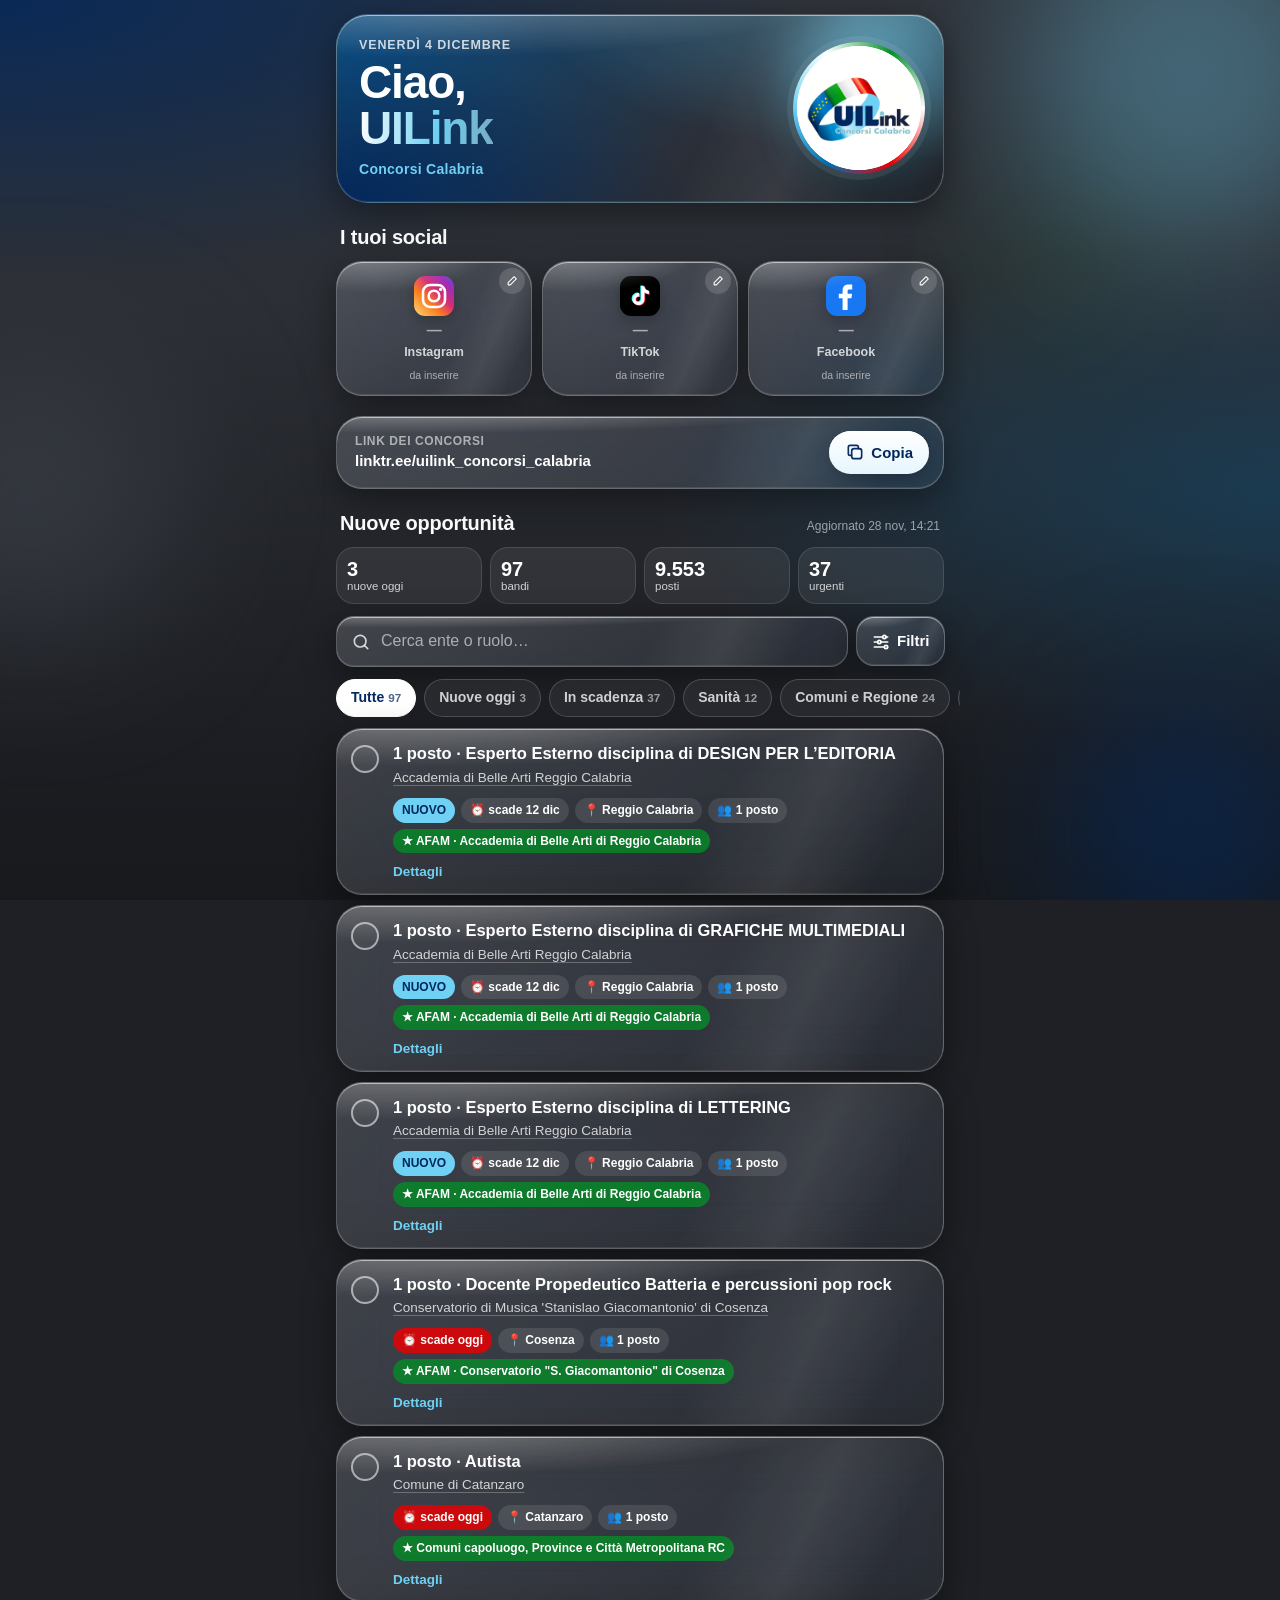
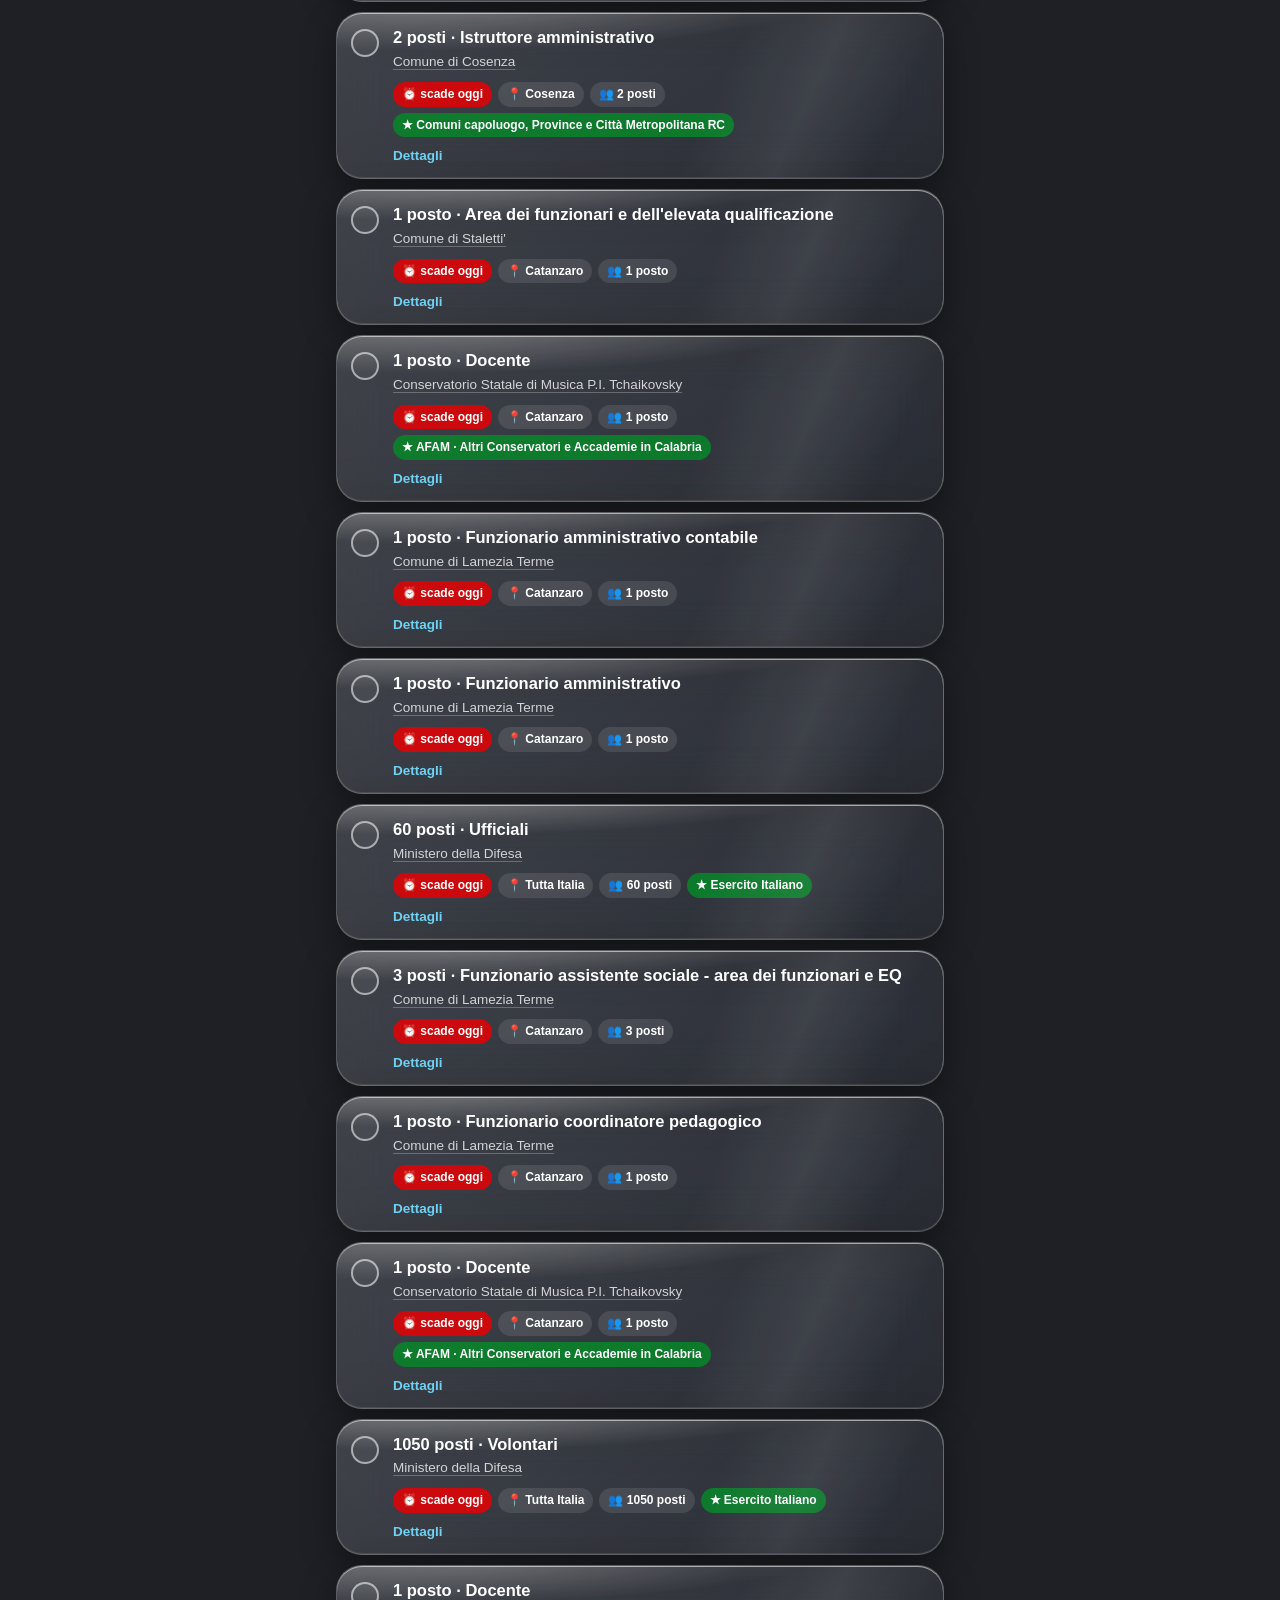
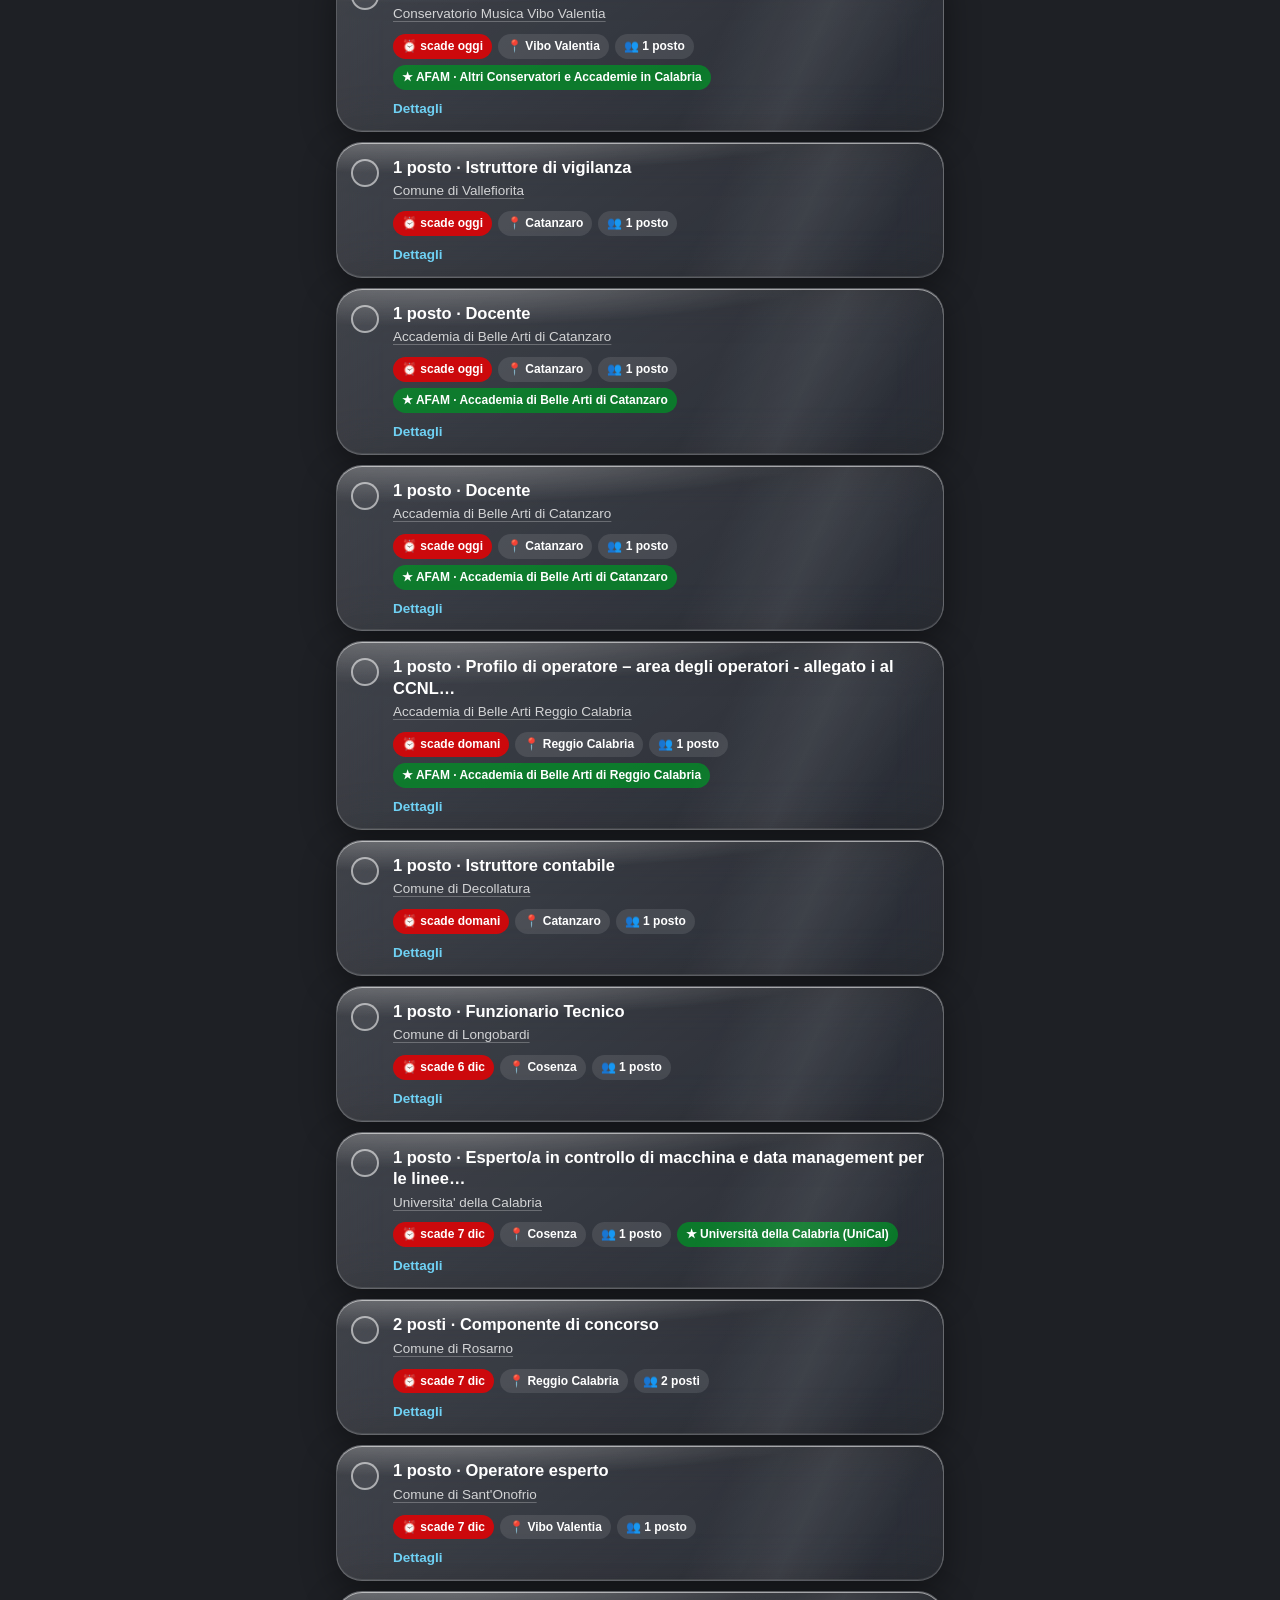
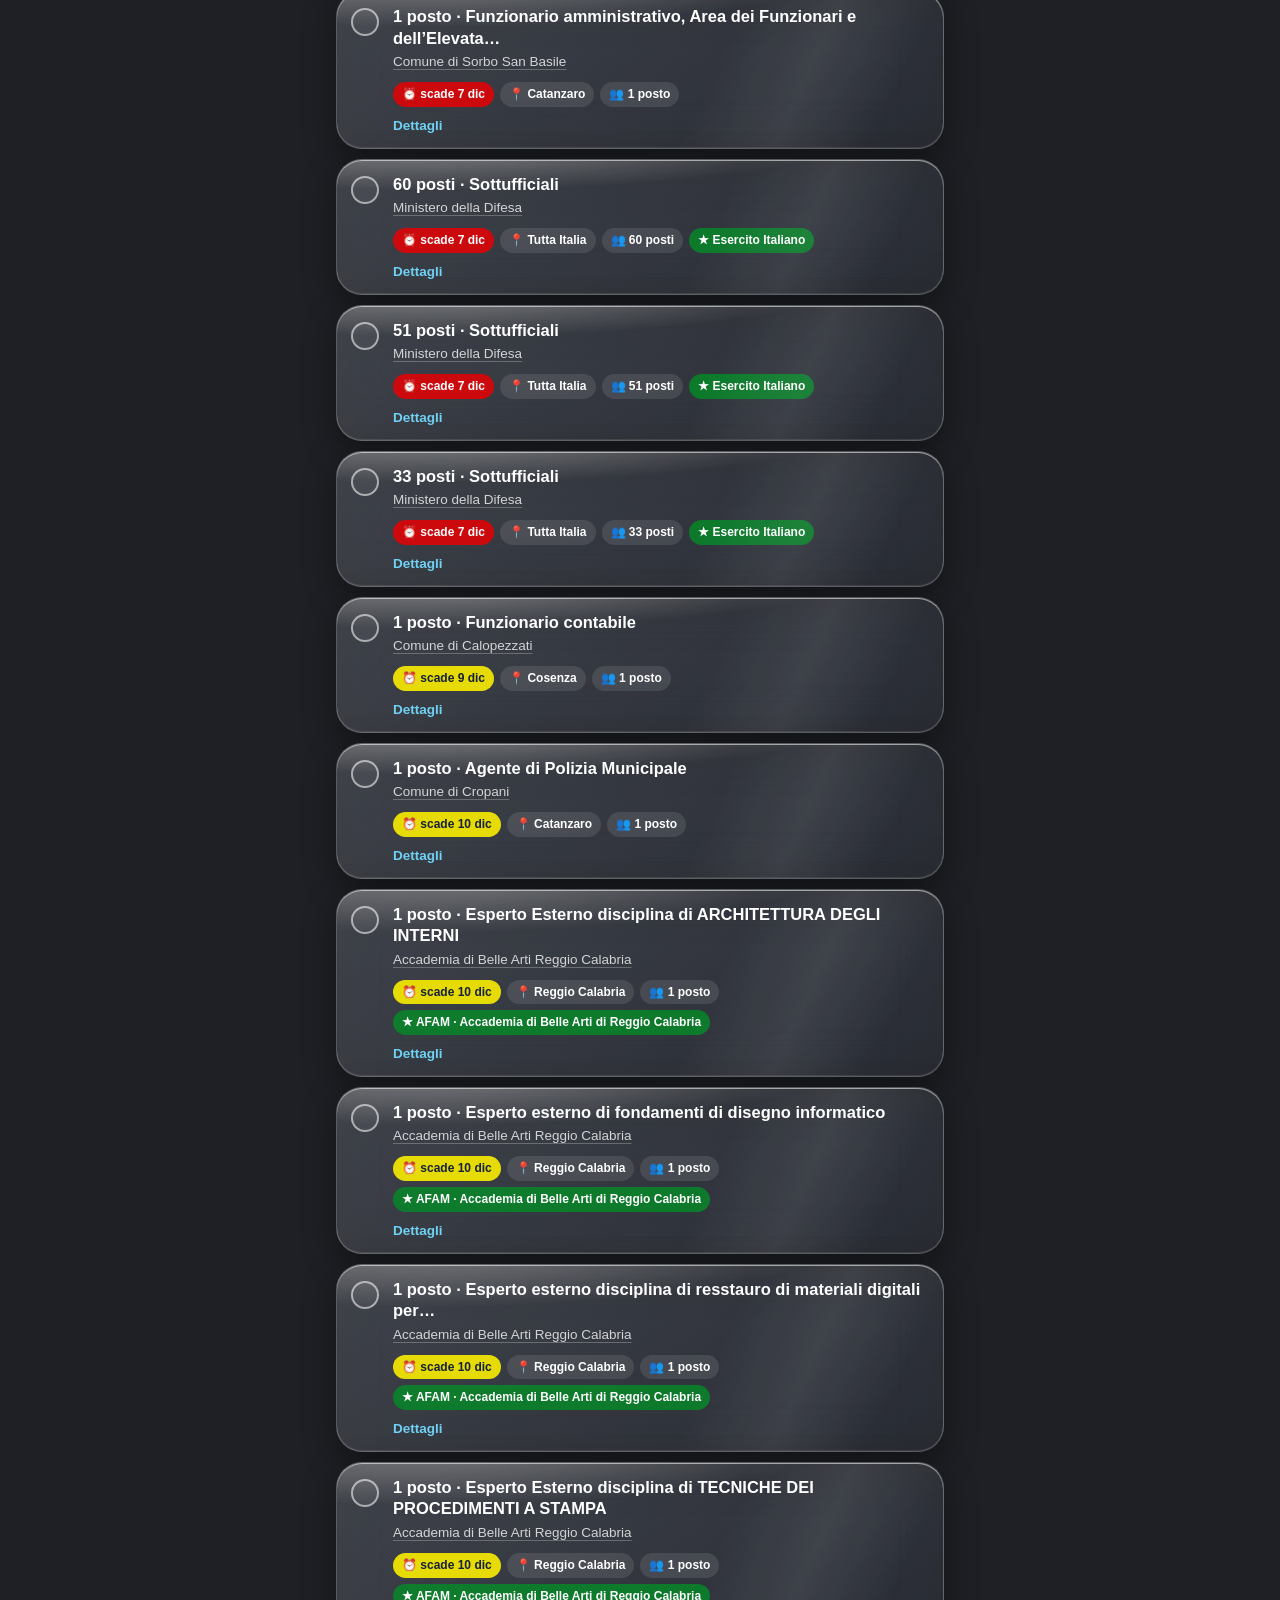
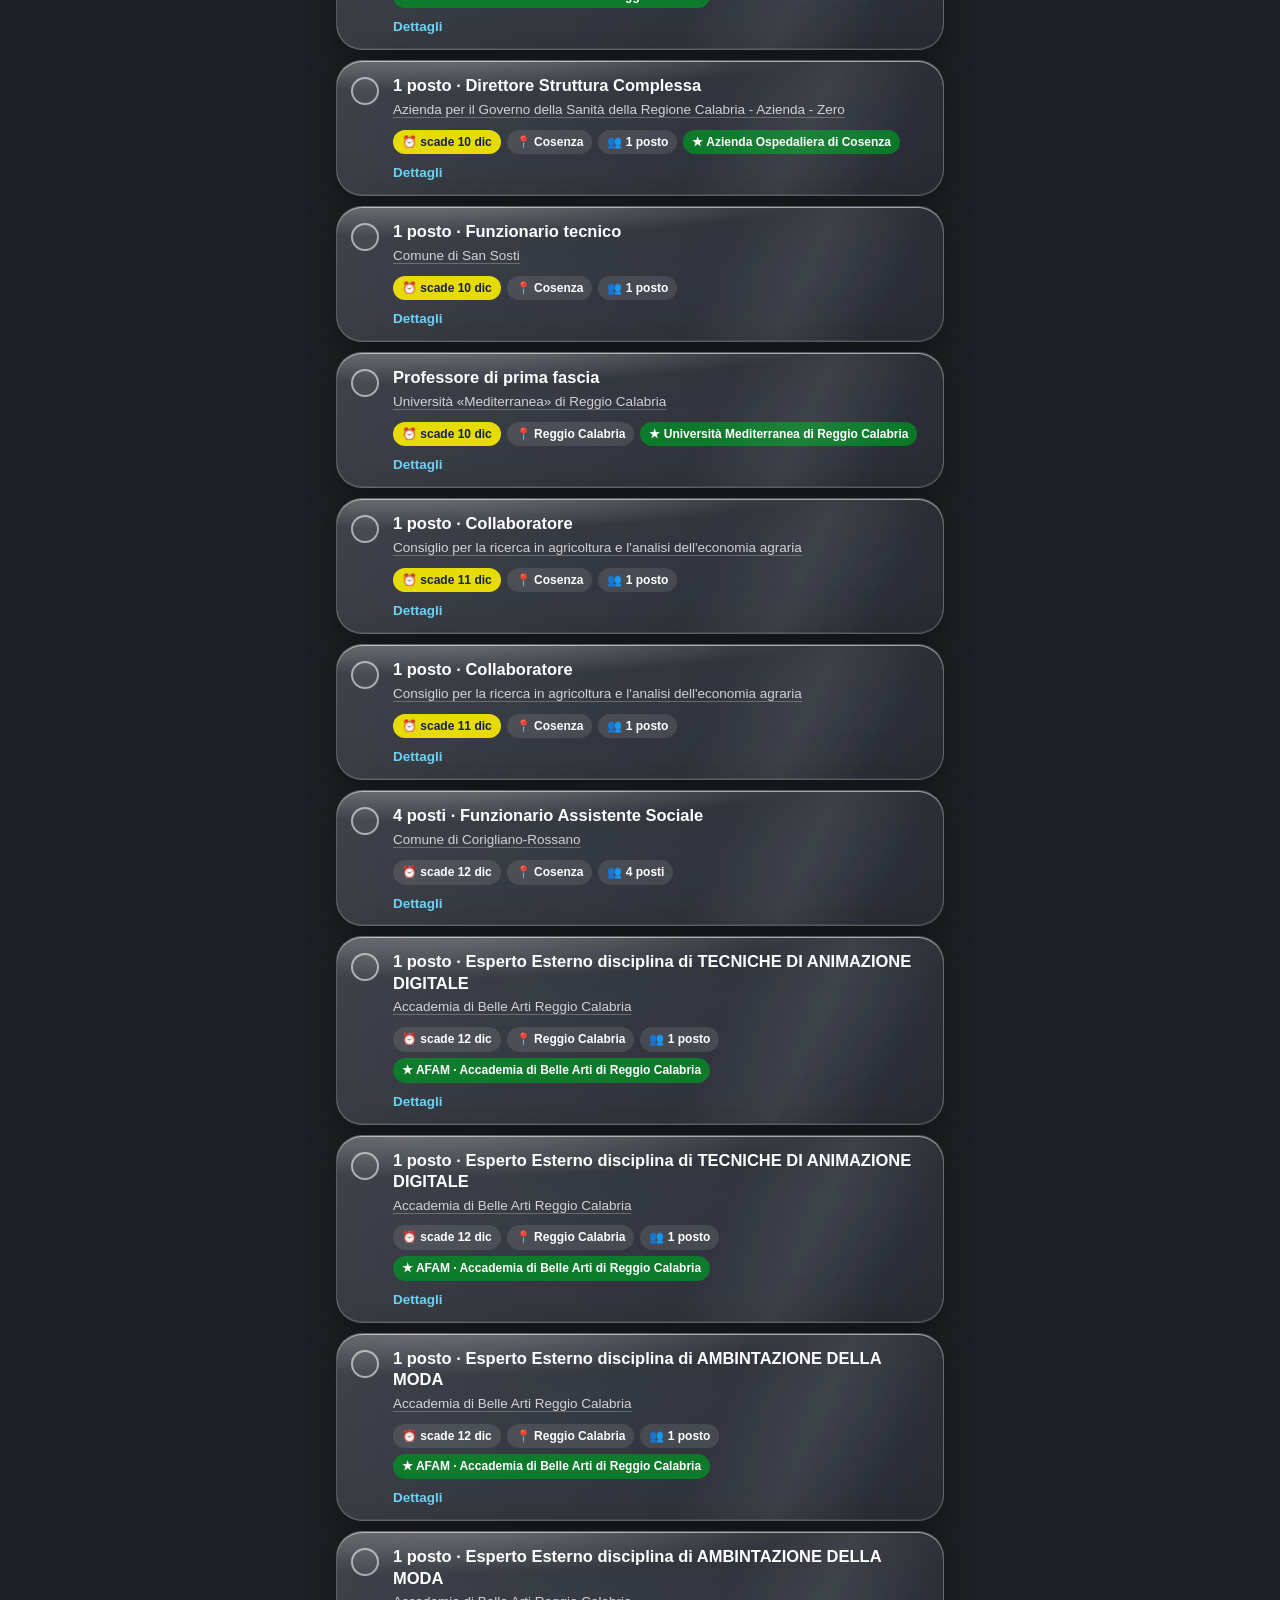
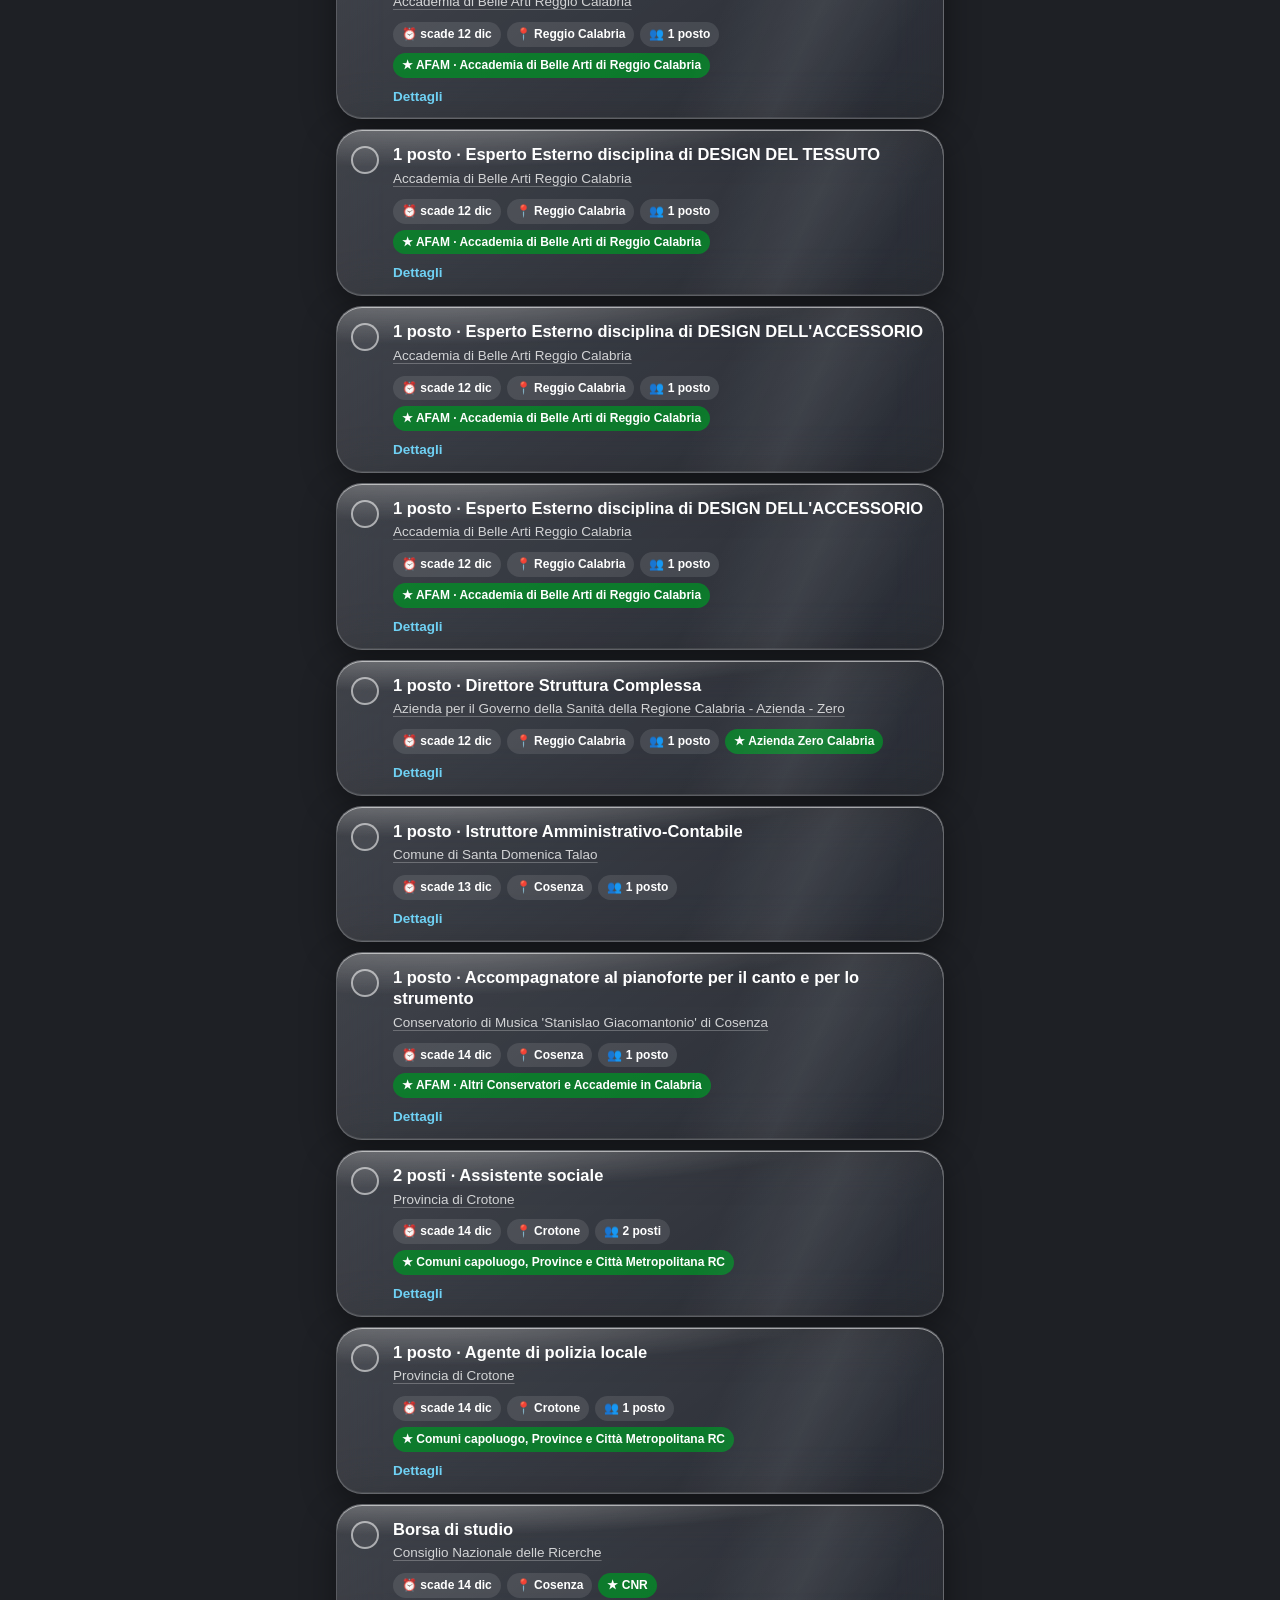
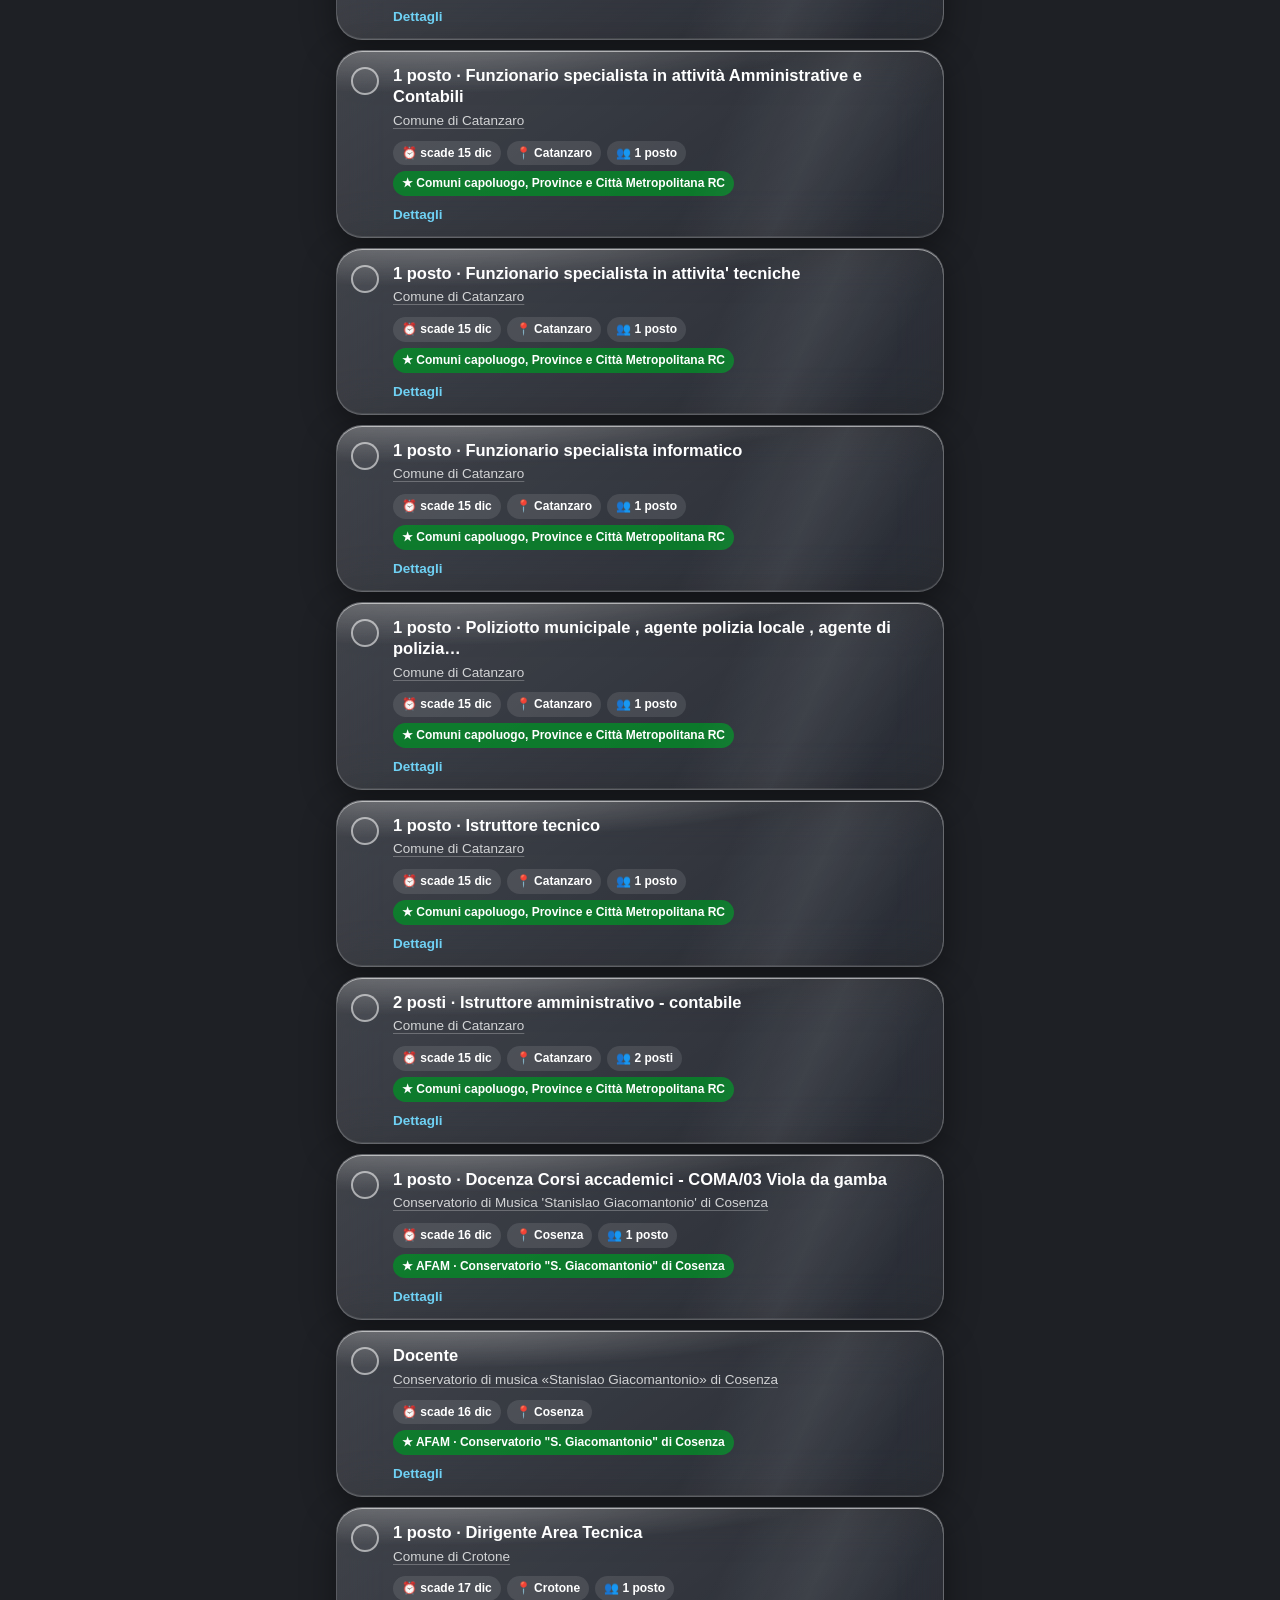
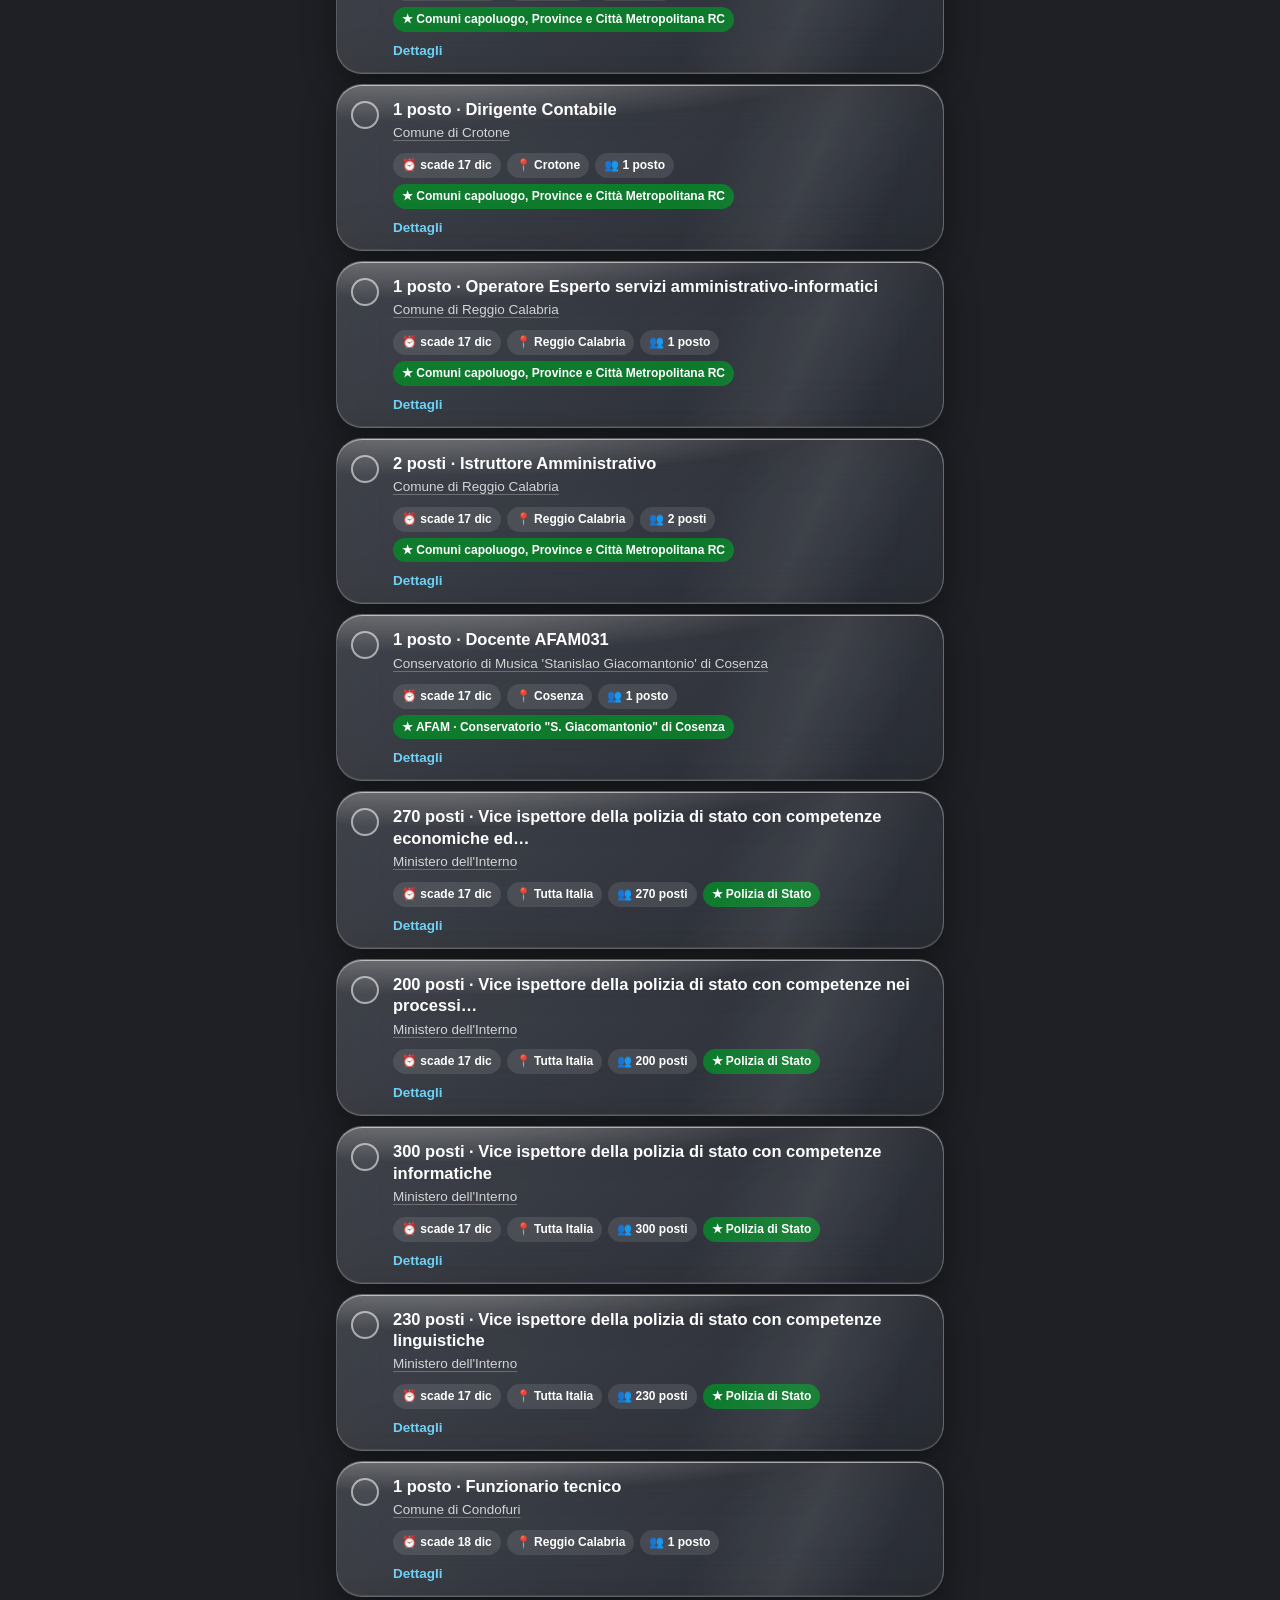
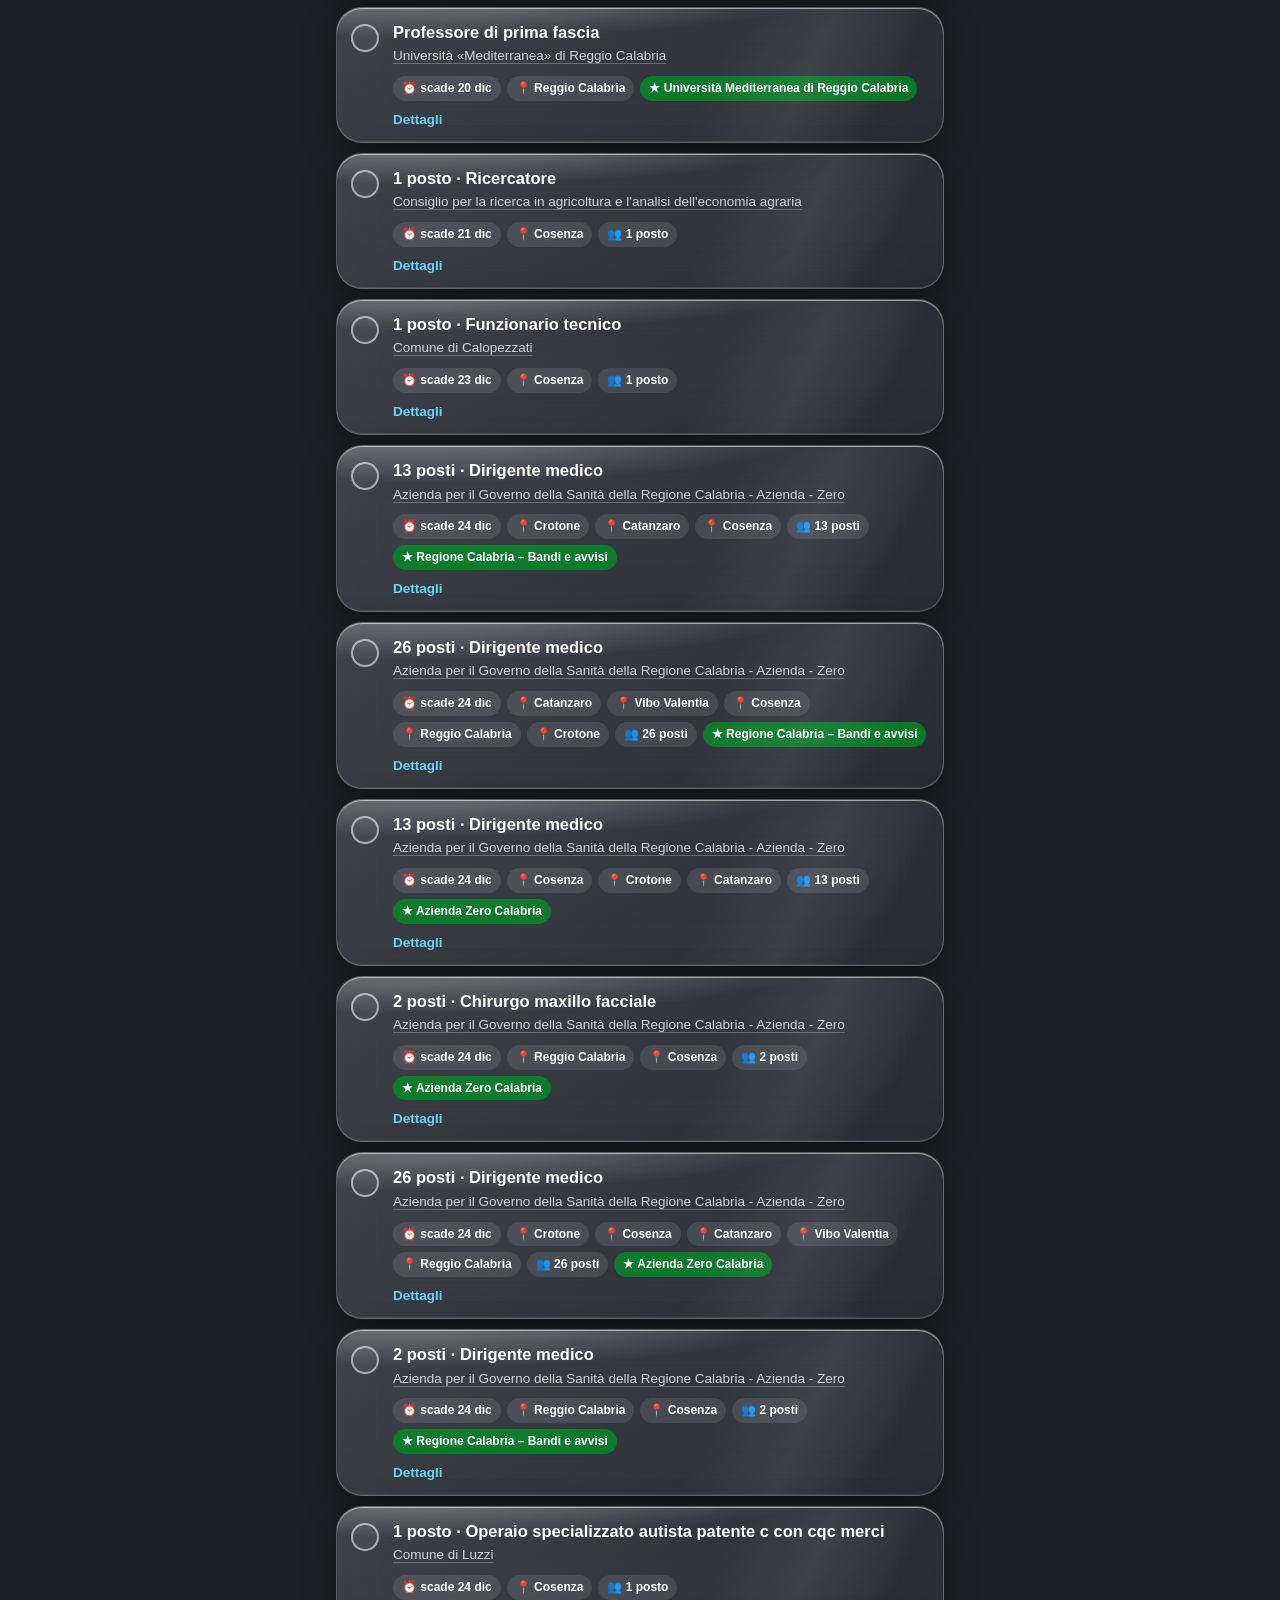
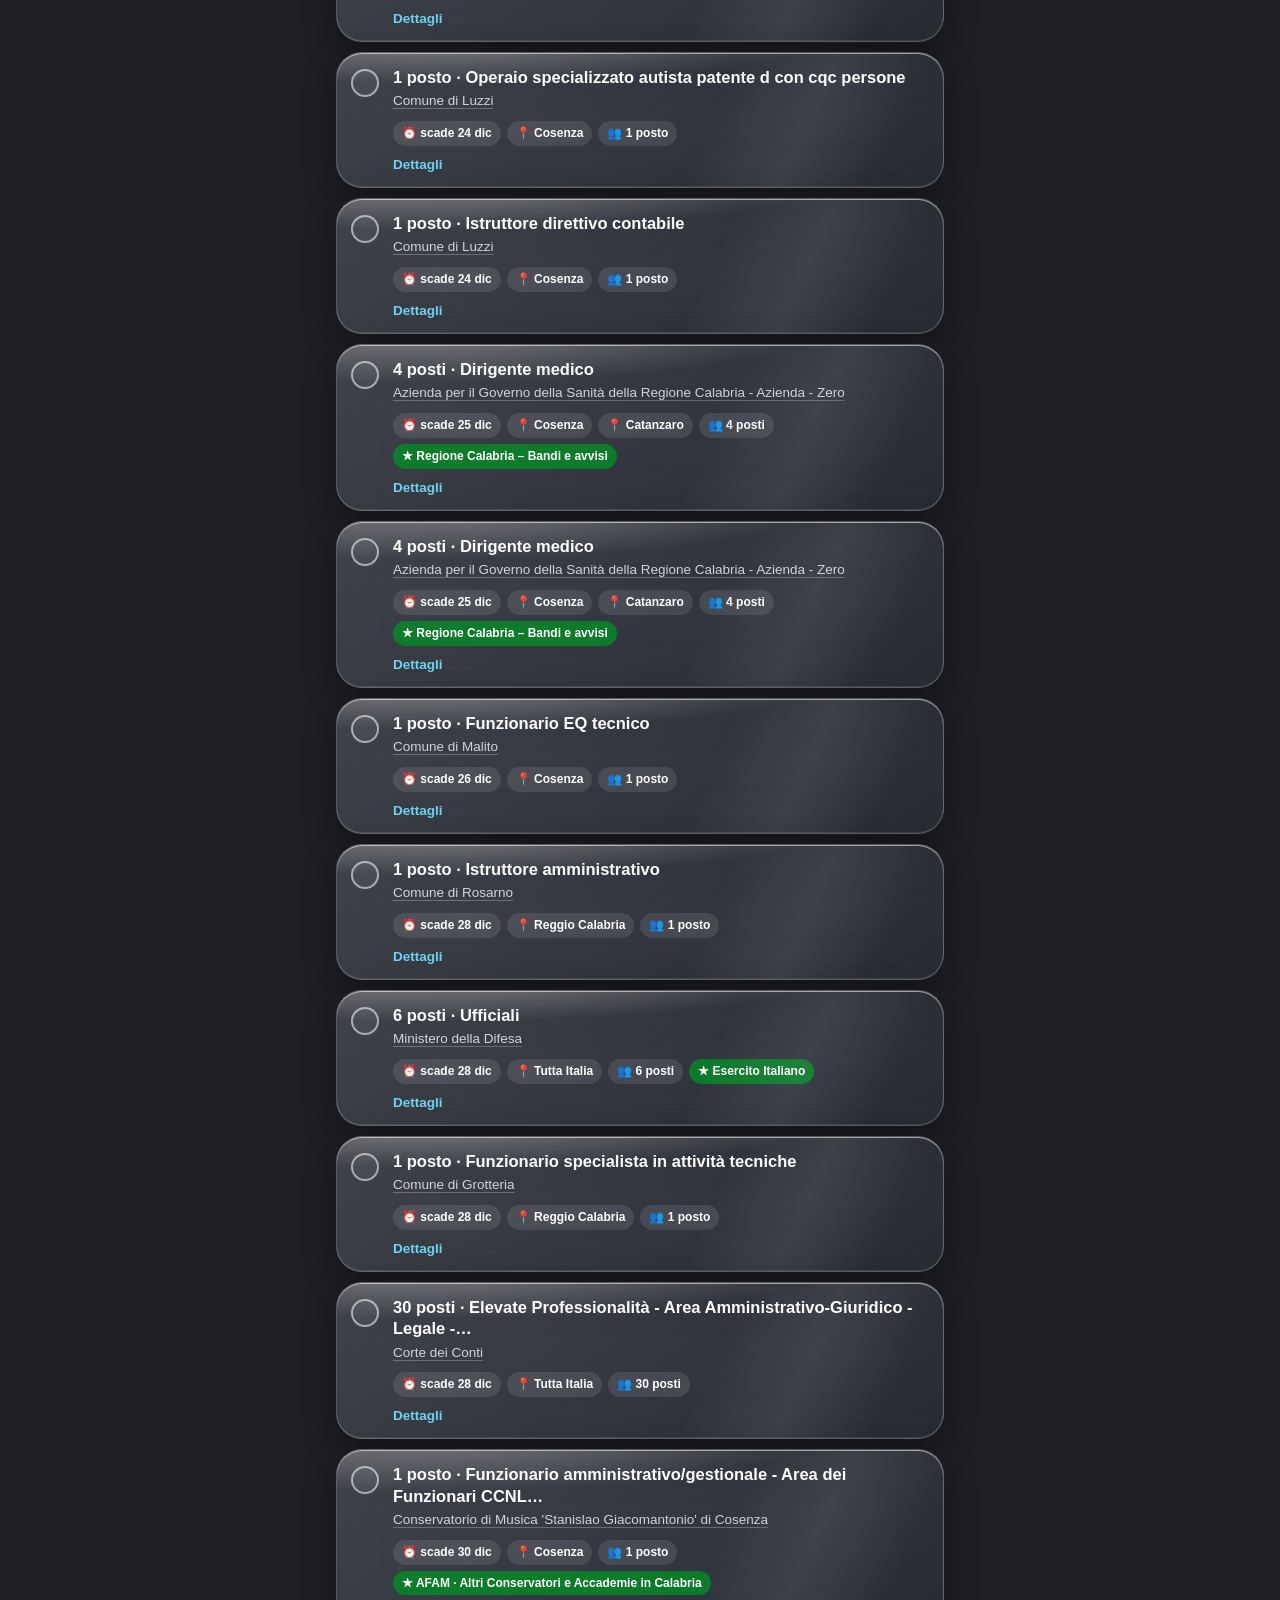
<file: index.html>
<!doctype html>
<html lang="it">
<head>
  <meta charset="utf-8">
  <meta name="viewport" content="width=device-width, initial-scale=1, viewport-fit=cover">
  <title>UILink Concorsi</title>
  <meta name="description" content="UILink Concorsi Calabria – opportunità di lavoro in Calabria ogni giorno">
  <meta name="theme-color" content="#2B2E34">
  <meta name="apple-mobile-web-app-capable" content="yes">
  <meta name="mobile-web-app-capable" content="yes">
  <meta name="apple-mobile-web-app-status-bar-style" content="black-translucent">
  <meta name="apple-mobile-web-app-title" content="UILink">
  <link rel="apple-touch-icon" href="icons/apple-touch-icon.png">
  <link rel="icon" type="image/png" href="icons/icon-192.png">
  <link rel="manifest" href="manifest.webmanifest">
  <link rel="stylesheet" href="styles.css?v=5">
</head>
<body>
  <!-- sfondo animato -->
  <div class="bg" aria-hidden="true">
    <span class="blob b1"></span><span class="blob b2"></span><span class="blob b3"></span><span class="blob b4"></span>
  </div>

  <main class="app">
    <!-- SALUTO + LOGO -->
    <header class="glass hero-head">
      <span class="hero-glow" aria-hidden="true"></span>
      <div class="hello">
        <p class="hello-date" id="today"></p>
        <h1>Ciao,<br><span class="grad">UILink</span></h1>
        <p class="hello-sub">Concorsi Calabria</p>
      </div>
      <div class="logo-round"><img src="icons/logo-round.png" alt="Logo UILink Concorsi Calabria" width="300" height="300"></div>
    </header>

    <!-- CONTATORI SOCIAL -->
    <section aria-labelledby="social-title">
      <h2 class="section-title" id="social-title">I tuoi social</h2>
      <div class="social-grid" id="social"></div>
    </section>

    <!-- LINKTREE -->
    <section class="glass link-box">
      <div class="link-text">
        <span class="label">Link dei concorsi</span>
        <a id="linktree" href="https://linktr.ee/uilink_concorsi_calabria" target="_blank" rel="noopener">linktr.ee/uilink_concorsi_calabria</a>
      </div>
      <button class="btn-copy" id="copyLink" aria-label="Copia il link negli appunti">
        <svg viewBox="0 0 24 24" aria-hidden="true"><rect x="8" y="8" width="12" height="12" rx="3"/><path d="M16 8V6a2 2 0 0 0-2-2H6a2 2 0 0 0-2 2v8a2 2 0 0 0 2 2h2"/></svg>
        <span>Copia</span>
      </button>
    </section>

    <!-- OPPORTUNITÀ -->
    <section aria-labelledby="jobs-title">
      <div class="jobs-head">
        <h2 class="section-title" id="jobs-title">Nuove opportunità</h2>
        <span class="updated" id="updated"></span>
      </div>
      <div class="stats" id="stats"></div>
      <div class="search-row">
        <label class="glass search">
          <svg viewBox="0 0 24 24" aria-hidden="true"><circle cx="11" cy="11" r="7"/><path d="m20 20-3.5-3.5"/></svg>
          <input id="q" type="search" placeholder="Cerca ente o ruolo…" autocomplete="off">
        </label>
        <button class="glass filter-btn" id="openFilters" type="button" aria-label="Filtra per enti e città">
          <svg viewBox="0 0 24 24" aria-hidden="true"><path d="M4 6h10M18 6h2M4 12h4M12 12h8M4 18h12M20 18h0"/><circle cx="16" cy="6" r="2"/><circle cx="10" cy="12" r="2"/><circle cx="18" cy="18" r="2"/></svg>
          <span>Filtri</span><b id="fBadge" hidden></b>
        </button>
      </div>
      <div class="chips" id="chips" role="tablist"></div>
      <div class="active-filters" id="activeFilters"></div>
      <div class="jobs" id="jobs"><p class="empty">Caricamento opportunità…</p></div>
    </section>

    <!-- FONTI -->
    <section class="glass sources">
      <details>
        <summary>
          <span>Enti e fonti monitorate</span>
          <span class="count" id="srcCount"></span>
        </summary>
        <p class="hint">Bandi raccolti ogni mattina da inPA, ConcorsiPubblici e Concorsando e riconosciuti per ente.
          Per le aziende che pubblicano solo sul proprio sito apri la pagina "Lavora con noi".</p>
        <div id="sources"></div>
      </details>
    </section>

    <footer class="foot">UILink Concorsi Calabria · UIL Calabria</footer>
  </main>

  <!-- BARRA AZIONE SELEZIONE -->
  <div class="action-bar" id="actionBar" hidden>
    <button class="ghost" id="clearSel">Annulla</button>
    <button class="primary" id="makeText">
      <svg viewBox="0 0 24 24" aria-hidden="true"><path d="M4 20h4L19 9l-4-4L4 16v4z"/><path d="m14 6 4 4"/></svg>
      Crea testo video <b id="selCount">0</b>
    </button>
  </div>

  <!-- FOGLIO TESTO VIDEO -->
  <div class="sheet-backdrop" id="sheetBg" hidden></div>
  <section class="sheet" id="sheet" aria-modal="true" role="dialog" aria-labelledby="sheet-title" hidden>
    <div class="grabber"></div>
    <div class="sheet-head">
      <h2 id="sheet-title">Testo per il video</h2>
      <button class="icon-btn" id="closeSheet" aria-label="Chiudi">✕</button>
    </div>
    <p class="hint">Puoi modificare liberamente il testo. Le parti tra [parentesi quadre] sono da completare.</p>
    <textarea id="script" spellcheck="true"></textarea>
    <div class="sheet-actions">
      <button class="ghost" id="regen">↻ Altro titolo</button>
      <button class="ghost" id="share">Condividi</button>
      <button class="primary" id="copyScript">Copia</button>
    </div>
  </section>

  <!-- FILTRI ENTI E CITTÀ -->
  <section class="sheet fsheet" id="fsheet" aria-modal="true" role="dialog" aria-labelledby="fsheet-title" hidden>
    <div class="grabber"></div>
    <div class="sheet-head">
      <h2 id="fsheet-title">Filtri</h2>
      <button class="icon-btn" id="closeFilters" aria-label="Chiudi">✕</button>
    </div>
    <div class="fsheet-body">
      <h3 class="facet-title">Città</h3>
      <div class="facet-chips" id="fCitta"></div>
      <h3 class="facet-title">Enti</h3>
      <label class="glass search small">
        <svg viewBox="0 0 24 24" aria-hidden="true"><circle cx="11" cy="11" r="7"/><path d="m20 20-3.5-3.5"/></svg>
        <input id="fEnteQ" type="search" placeholder="Cerca un ente…" autocomplete="off">
      </label>
      <div class="facet-list" id="fEnti"></div>
    </div>
    <div class="sheet-actions">
      <button class="ghost" id="resetFilters">Azzera</button>
      <button class="primary" id="applyFilters">Mostra risultati</button>
    </div>
  </section>

  <!-- MODIFICA FOLLOWER -->
  <dialog class="glass dlg" id="fDialog">
    <form method="dialog">
      <h3 id="fTitle">Follower</h3>
      <p class="hint" id="fHint"></p>
      <input id="fInput" type="number" inputmode="numeric" min="0" placeholder="Numero follower">
      <a class="ghost tt-link" id="ttConnect" href="#" hidden>Collega TikTok per l'aggiornamento automatico</a>
      <div class="sheet-actions">
        <button class="ghost" value="cancel">Annulla</button>
        <button class="primary" value="ok" id="fSave">Salva</button>
      </div>
    </form>
  </dialog>

  <div class="toast" id="toast" role="status" aria-live="polite"></div>

  <script src="app.js?v=5"></script>
</body>
</html>
</file>
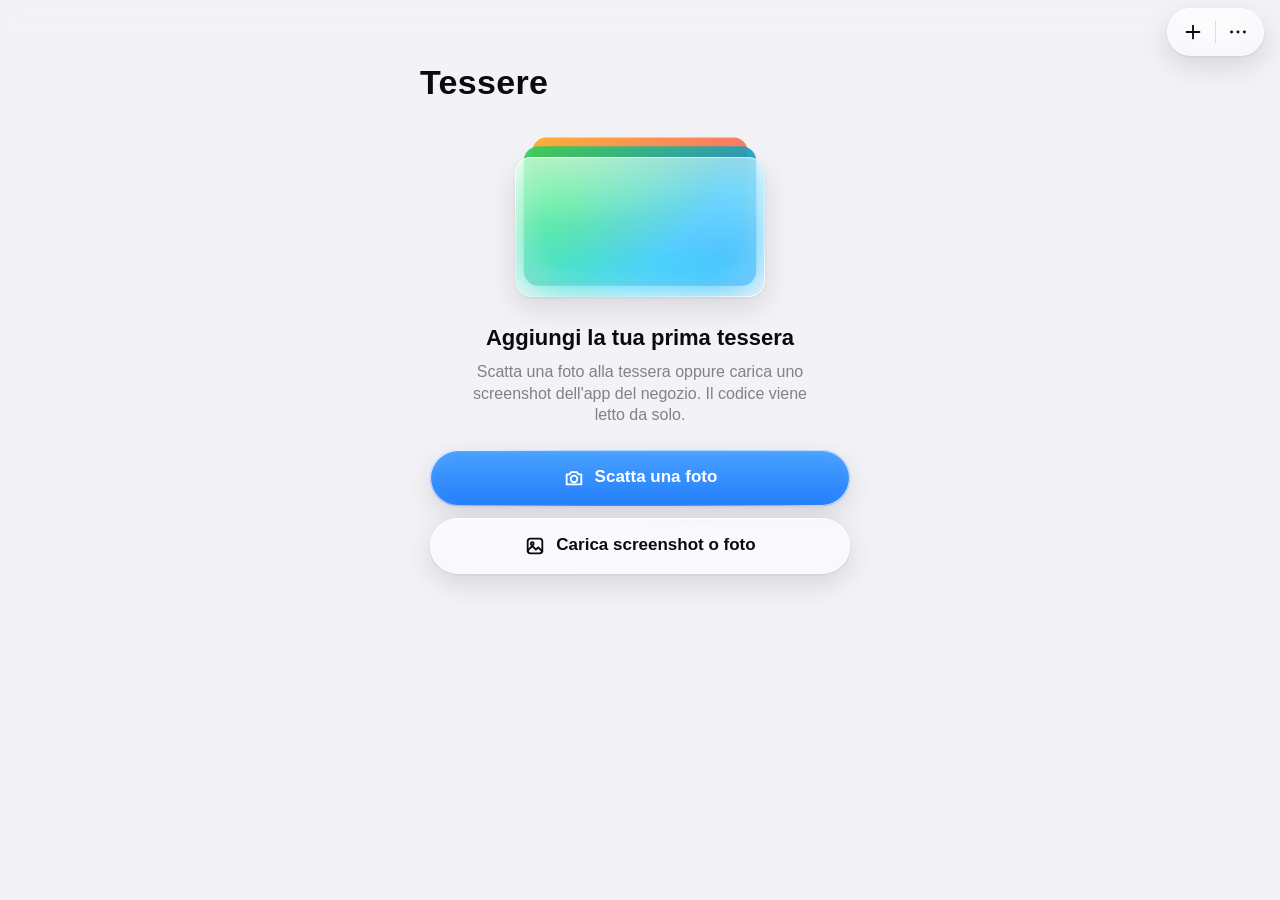
<file: tessere/index.html>
<!doctype html>
<html lang="it">
<head>
  <meta charset="utf-8">
  <meta name="viewport" content="width=device-width, initial-scale=1, viewport-fit=cover">
  <title>Tessere</title>
  <meta name="description" content="Le tue tessere fedeltà, sempre con te: carica una foto o uno screenshot e mostra il codice alla cassa.">
  <meta name="theme-color" content="#000000" media="(prefers-color-scheme: dark)">
  <meta name="theme-color" content="#f2f2f7" media="(prefers-color-scheme: light)">
  <meta name="apple-mobile-web-app-capable" content="yes">
  <meta name="mobile-web-app-capable" content="yes">
  <meta name="apple-mobile-web-app-status-bar-style" content="black-translucent">
  <meta name="apple-mobile-web-app-title" content="Tessere">
  <link rel="apple-touch-icon" href="icons/apple-touch-icon.png">
  <link rel="icon" type="image/png" href="icons/icon-192.png">
  <link rel="manifest" href="manifest.webmanifest">
  <link rel="stylesheet" href="styles.css?v=3">
</head>
<body>
  <!-- sfondo con l'immagine della tessera aperta, sfocata -->
  <div class="ambient" id="ambient" aria-hidden="true"><img alt=""></div>
  <div class="edge-top" aria-hidden="true"></div>

  <!-- barra in alto: pulsanti di vetro -->
  <div class="topbar">
    <button class="glass pill-btn done-btn" id="doneBtn" type="button">Fine</button>
    <button class="glass icon-btn card-menu-btn" id="cardMenuBtn" type="button" aria-label="Opzioni della tessera" aria-haspopup="menu">
      <svg viewBox="0 0 24 24" aria-hidden="true"><circle cx="5" cy="12" r="1.6"/><circle cx="12" cy="12" r="1.6"/><circle cx="19" cy="12" r="1.6"/></svg>
    </button>
    <div class="glass capsule" id="mainActions">
      <button class="icon-btn" id="addBtn" type="button" aria-label="Aggiungi tessera">
        <svg viewBox="0 0 24 24" aria-hidden="true"><path d="M12 5v14M5 12h14"/></svg>
      </button>
      <span class="capsule-sep" aria-hidden="true"></span>
      <button class="icon-btn" id="menuBtn" type="button" aria-label="Altre opzioni" aria-haspopup="menu">
        <svg viewBox="0 0 24 24" aria-hidden="true"><circle cx="5" cy="12" r="1.6"/><circle cx="12" cy="12" r="1.6"/><circle cx="19" cy="12" r="1.6"/></svg>
      </button>
    </div>
  </div>

  <main class="scroller" id="scroller">
    <header class="large-title">
      <h1>Tessere</h1>
      <p class="subtitle" id="countLabel"></p>
    </header>

    <label class="glass search" id="searchBox" hidden>
      <svg viewBox="0 0 24 24" aria-hidden="true"><circle cx="11" cy="11" r="6.5"/><path d="m16 16 4 4"/></svg>
      <input id="search" type="search" placeholder="Cerca" autocomplete="off" enterkeyhint="search" aria-label="Cerca tra le tessere">
    </label>

    <div class="stack" id="stack" aria-label="Le tue tessere"></div>

    <section class="empty" id="empty" hidden>
      <div class="empty-art" aria-hidden="true">
        <span class="ea ea1"></span><span class="ea ea2"></span><span class="ea ea3 glass"></span>
      </div>
      <h2>Aggiungi la tua prima tessera</h2>
      <p>Scatta una foto alla tessera oppure carica uno screenshot dell'app del negozio. Il codice viene letto da solo.</p>
      <div class="empty-actions">
        <button class="glass big-btn tinted" type="button" data-pick="camera">
          <svg viewBox="0 0 24 24" aria-hidden="true"><path d="M4 8h3l2-2.5h6L17 8h3v11H4z"/><circle cx="12" cy="13" r="3.6"/></svg>
          Scatta una foto
        </button>
        <button class="glass big-btn" type="button" data-pick="library">
          <svg viewBox="0 0 24 24" aria-hidden="true"><rect x="4" y="4" width="16" height="16" rx="3"/><circle cx="9" cy="9.5" r="1.6"/><path d="m4 17 5-5 4 4 2.5-2.5L20 18"/></svg>
          Carica screenshot o foto
        </button>
      </div>
    </section>

    <p class="footnote" id="footnote" hidden>Le tessere restano solo su questo dispositivo. Ricordati di fare un backup dal menu <b>···</b></p>
  </main>

  <!-- pannello della tessera aperta -->
  <section class="pass glass" id="pass" aria-live="polite" hidden>
    <h2 class="pass-name" id="passName"></h2>
    <button class="code-box" id="codeBox" type="button" aria-label="Mostra il codice a schermo intero"></button>
    <p class="pass-number" id="passNumber"></p>
    <p class="pass-notes" id="passNotes"></p>
    <p class="pass-hint" id="passHint">Tocca il codice per ingrandirlo</p>
  </section>

  <!-- menu della tessera aperta -->
  <div class="menu-wrap" id="cardMenu" hidden>
    <div class="sheet-dim clear" data-close></div>
    <div class="menu glass" role="menu">
      <button role="menuitem" type="button" id="fullBtn">Schermo intero <svg viewBox="0 0 24 24" aria-hidden="true"><path d="M4 9V4h5M20 9V4h-5M4 15v5h5M20 15v5h-5"/></svg></button>
      <button role="menuitem" type="button" id="editBtn">Modifica <svg viewBox="0 0 24 24" aria-hidden="true"><path d="M4 20h4L19 9l-4-4L4 16z"/></svg></button>
      <button role="menuitem" type="button" id="topBtn">Metti in cima <svg viewBox="0 0 24 24" aria-hidden="true"><path d="M12 19V6M7 11l5-5 5 5M5 3h14"/></svg></button>
      <hr>
      <button role="menuitem" type="button" id="deleteBtn" class="danger-item">Elimina <svg viewBox="0 0 24 24" aria-hidden="true"><path d="M5 7h14M10 7V4.5h4V7M7 7l1 13h8l1-13"/></svg></button>
    </div>
  </div>

  <!-- codice a schermo intero -->
  <section class="fullcode" id="fullcode" hidden>
    <button class="glass pill-btn close-full" id="closeFull" type="button">Chiudi</button>
    <img class="full-thumb" id="fullThumb" alt="">
    <p class="full-name" id="fullName"></p>
    <div class="full-box" id="fullBox"></div>
    <p class="full-number" id="fullNumber"></p>
    <p class="full-hint">Alza la luminosità per una lettura più veloce</p>
  </section>

  <!-- foglio: aggiungi -->
  <div class="sheet-wrap" id="addSheet" hidden>
    <div class="sheet-dim" data-close></div>
    <div class="sheet glass" role="dialog" aria-modal="true" aria-labelledby="addTitle">
      <span class="grabber" aria-hidden="true"></span>
      <h2 id="addTitle">Nuova tessera</h2>
      <button class="row-btn" type="button" data-pick="camera">
        <span class="row-ico tint-blue"><svg viewBox="0 0 24 24" aria-hidden="true"><path d="M4 8h3l2-2.5h6L17 8h3v11H4z"/><circle cx="12" cy="13" r="3.6"/></svg></span>
        <span><b>Scatta una foto</b><small>Inquadra la tessera vera</small></span>
      </button>
      <button class="row-btn" type="button" data-pick="library">
        <span class="row-ico tint-purple"><svg viewBox="0 0 24 24" aria-hidden="true"><rect x="4" y="4" width="16" height="16" rx="3"/><circle cx="9" cy="9.5" r="1.6"/><path d="m4 17 5-5 4 4 2.5-2.5L20 18"/></svg></span>
        <span><b>Screenshot o foto</b><small>Scegli un'immagine dalla libreria</small></span>
      </button>
      <button class="row-btn" type="button" id="manualBtn">
        <span class="row-ico tint-orange"><svg viewBox="0 0 24 24" aria-hidden="true"><path d="M5 7v10M8 7v10M11 7v10M14 7v10M17 7v10M19 7v10"/></svg></span>
        <span><b>Inserisci a mano</b><small>Digita il numero o inquadra il codice</small></span>
      </button>
    </div>
  </div>

  <!-- menu -->
  <div class="menu-wrap" id="menu" hidden>
    <div class="sheet-dim clear" data-close></div>
    <div class="menu glass" role="menu">
      <button role="menuitem" type="button" id="exportBtn">Esporta backup <svg viewBox="0 0 24 24" aria-hidden="true"><path d="M12 15V4M8 8l4-4 4 4M5 13v7h14v-7"/></svg></button>
      <button role="menuitem" type="button" id="importBtn">Importa backup <svg viewBox="0 0 24 24" aria-hidden="true"><path d="M12 4v11M8 11l4 4 4-4M5 13v7h14v-7"/></svg></button>
      <hr>
      <button role="menuitem" type="button" id="brandAllBtn">Grafica dei negozi <svg viewBox="0 0 24 24" aria-hidden="true"><path d="M12 3l2 6 6 2-6 2-2 6-2-6-6-2 6-2 2-6Z"/></svg></button>
      <button role="menuitemcheckbox" type="button" id="namesBtn" aria-checked="false">Nomi sulle tessere <span class="check" aria-hidden="true">✓</span></button>
    </div>
  </div>

  <!-- editor: ritaglio della tessera -->
  <section class="editor" id="editor" hidden>
    <div class="editor-top">
      <button class="glass pill-btn" id="cropCancel" type="button">Annulla</button>
      <h2>Ritaglia la tessera</h2>
      <button class="glass pill-btn primary" id="cropNext" type="button">Avanti</button>
    </div>
    <p class="editor-hint" id="editorHint">Trascina i quattro angoli sui bordi della tessera</p>
    <div class="crop-area" id="cropArea">
      <canvas id="cropCanvas"></canvas>
      <svg class="crop-svg" id="cropSvg" aria-hidden="true">
        <path class="crop-mask" id="cropMask" fill-rule="evenodd"/>
        <polygon class="crop-line" id="cropLine"/>
        <line class="crop-top" id="cropTopEdge"/>
      </svg>
      <div class="handle" data-i="0"></div><div class="handle" data-i="1"></div>
      <div class="handle" data-i="2"></div><div class="handle" data-i="3"></div>
      <canvas class="loupe" id="loupe" width="240" height="240"></canvas>
    </div>
    <div class="editor-bottom">
      <div class="scan-chip glass" id="scanChip"><span class="spinner"></span><span id="scanText">Cerco il codice…</span></div>
      <div class="editor-row">
        <canvas class="crop-preview" id="cropPreview" width="320" height="202" aria-label="Anteprima"></canvas>
        <div class="glass capsule tools">
          <button class="icon-btn labeled" id="cropFull" type="button"><svg viewBox="0 0 24 24" aria-hidden="true"><rect x="4" y="4" width="16" height="16" rx="2"/></svg><span>Intera</span></button>
          <button class="icon-btn labeled" id="cropRotate" type="button"><svg viewBox="0 0 24 24" aria-hidden="true"><path d="M5 12a7 7 0 1 0 2.1-5M5 4v4h4"/></svg><span>Ruota</span></button>
          <button class="icon-btn labeled" id="cropReset" type="button"><svg viewBox="0 0 24 24" aria-hidden="true"><path d="M4 12a8 8 0 1 0 3-6.2M4 4v4h4"/><path d="M9 12h6"/></svg><span>Ripristina</span></button>
        </div>
      </div>
    </div>
  </section>

  <!-- dettagli della tessera -->
  <section class="details" id="details" hidden>
    <div class="details-top">
      <button class="glass pill-btn" id="detCancel" type="button">Annulla</button>
      <h2 id="detTitle">Nuova tessera</h2>
      <button class="glass pill-btn primary" id="detSave" type="button">Salva</button>
    </div>
    <div class="details-scroll">
      <div class="det-preview">
        <div class="card-face" id="detFace"><img id="detImg" alt=""></div>
        <div class="look-row">
          <div class="glass segmented" id="lookSeg" role="group" aria-label="Aspetto della tessera">
            <button type="button" data-look="photo" aria-pressed="false">Foto</button>
            <button type="button" data-look="graphic" aria-pressed="false">Grafica negozio</button>
          </div>
          <button class="glass pill-btn small" id="detChangeImg" type="button">Cambia foto</button>
        </div>
        <p class="brand-hint" id="brandHint"></p>
      </div>

      <div class="group glass">
        <label class="field"><span>Nome</span><input id="fName" type="text" placeholder="Es. Conad, Decathlon…" autocomplete="off" autocapitalize="words" enterkeyhint="next"></label>
        <label class="field"><span>Codice</span><input id="fCode" type="text" placeholder="Numero o contenuto del codice" autocomplete="off" autocapitalize="off" spellcheck="false" enterkeyhint="next"></label>
        <label class="field"><span>Tipo</span>
          <select id="fFormat">
            <option value="auto">Automatico</option>
            <option value="QRCode">QR code</option>
            <option value="EAN13">Codice a barre EAN-13</option>
            <option value="EAN8">Codice a barre EAN-8</option>
            <option value="UPCA">Codice a barre UPC-A</option>
            <option value="UPCE">Codice a barre UPC-E</option>
            <option value="Code128">Codice a barre Code 128</option>
            <option value="Code39">Codice a barre Code 39</option>
            <option value="Code93">Codice a barre Code 93</option>
            <option value="Codabar">Codice a barre Codabar</option>
            <option value="ITF">Codice a barre ITF</option>
            <option value="PDF417">PDF417</option>
            <option value="AztecCode">Aztec</option>
            <option value="DataMatrix">Data Matrix</option>
            <option value="none">Solo numero, senza codice</option>
          </select>
        </label>
        <label class="field"><span>Numero mostrato</span><input id="fDisplay" type="text" placeholder="Uguale al codice" autocomplete="off" spellcheck="false" enterkeyhint="done"></label>
      </div>

      <div class="scan-row">
        <button class="glass pill-btn" id="liveScanBtn" type="button">
          <svg viewBox="0 0 24 24" aria-hidden="true"><path d="M4 8V4h4M20 8V4h-4M4 16v4h4M20 16v4h-4M7 12h10"/></svg> Inquadra il codice
        </button>
        <button class="glass pill-btn" id="photoScanBtn" type="button">
          <svg viewBox="0 0 24 24" aria-hidden="true"><rect x="4" y="4" width="16" height="16" rx="3"/><circle cx="9" cy="9.5" r="1.6"/><path d="m4 17 5-5 4 4 2.5-2.5L20 18"/></svg> Da un'immagine
        </button>
      </div>
      <p class="scan-msg" id="scanMsg"></p>

      <div class="code-preview" id="codePreview" hidden></div>

      <div class="group glass">
        <label class="field color-field"><span>Colore</span>
          <span class="swatches" id="swatches"></span>
          <input id="fColor" type="color" value="#2c6cf6" aria-label="Scegli un colore">
        </label>
        <label class="field"><span>Note</span><input id="fNotes" type="text" placeholder="Facoltative" autocomplete="off" enterkeyhint="done"></label>
      </div>
    </div>
  </section>

  <!-- fotocamera dal vivo -->
  <section class="live" id="live" hidden>
    <video id="liveVideo" playsinline muted></video>
    <div class="live-frame" aria-hidden="true"></div>
    <p class="live-hint glass">Inquadra il codice a barre o il QR della tessera</p>
    <button class="glass pill-btn live-close" id="liveClose" type="button">Chiudi</button>
  </section>

  <div class="toast glass" id="toast" role="status" hidden></div>

  <input id="fileCamera" type="file" accept="image/*" capture="environment" hidden>
  <input id="fileLibrary" type="file" accept="image/*" hidden>
  <input id="fileScan" type="file" accept="image/*" hidden>
  <input id="fileImport" type="file" accept="application/json,.json" hidden>

  <script src="vendor/zxing-wasm.js?v=3.1.6"></script>
  <script src="app.js?v=4"></script>
</body>
</html>
</file>
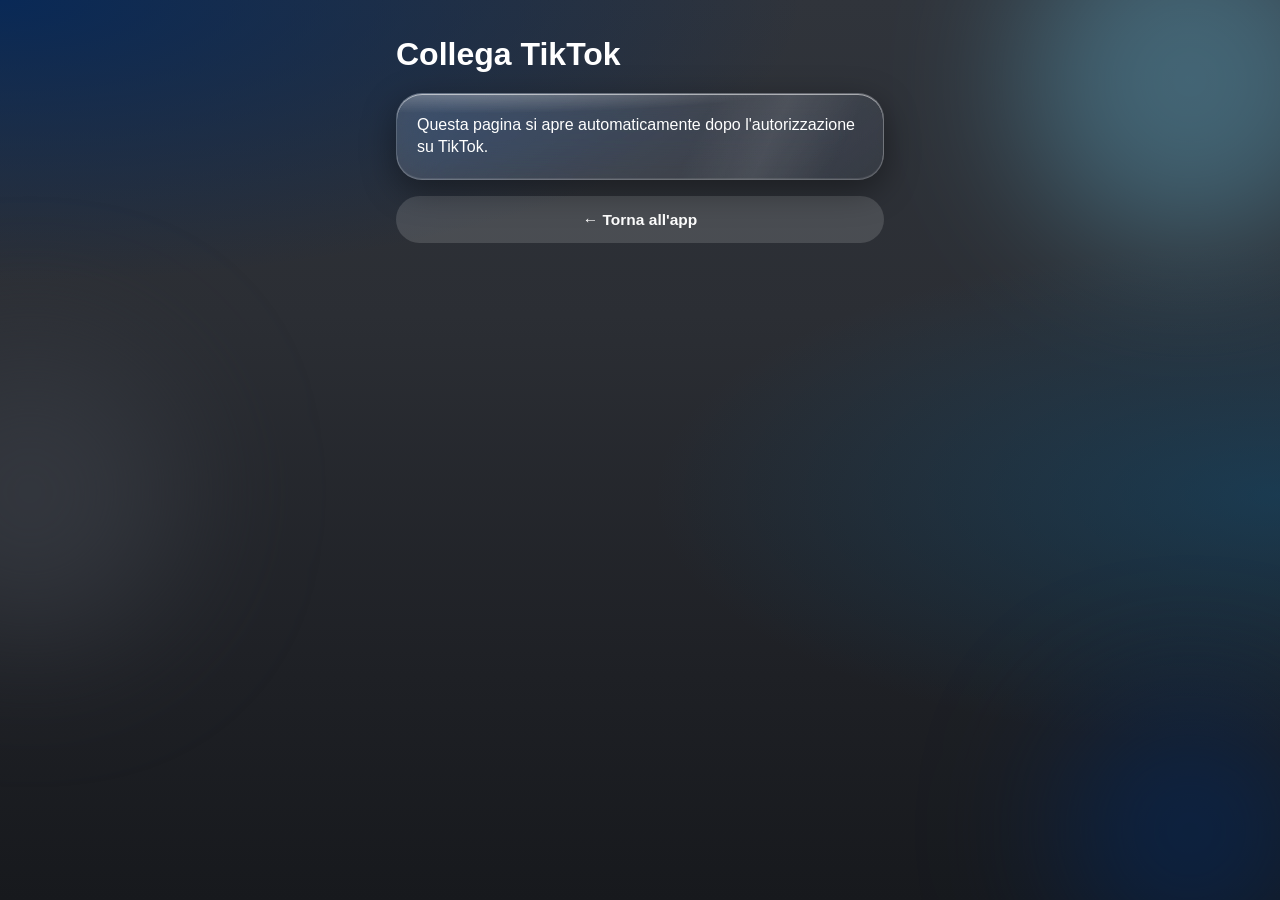
<file: tiktok-callback.html>
<!doctype html>
<html lang="it">
<head>
  <meta charset="utf-8">
  <meta name="viewport" content="width=device-width, initial-scale=1, viewport-fit=cover">
  <title>Collega TikTok</title>
  <meta name="robots" content="noindex">
  <link rel="stylesheet" href="styles.css?v=5">
  <style>
    .wrap { max-width: 520px; margin: 0 auto; padding: calc(env(safe-area-inset-top) + 32px) 16px 40px; display: flex; flex-direction: column; gap: 16px; }
    .card { padding: 20px; }
    code { display: block; word-break: break-all; background: rgba(255,255,255,.92); color: #15213B; padding: 12px; border-radius: 14px; font-size: 14px; margin: 10px 0; }
    ol { padding-left: 20px; margin: 8px 0 0; } li { margin: 6px 0; }
  </style>
</head>
<body>
  <div class="bg" aria-hidden="true"><span class="blob b1"></span><span class="blob b2"></span><span class="blob b3"></span></div>
  <div class="wrap">
    <h1 style="margin:0">Collega TikTok</h1>
    <div class="glass card" id="box"></div>
    <a class="ghost" href="./" style="text-decoration:none">← Torna all'app</a>
  </div>
  <div class="toast" id="toast"></div>
  <script>
    const p = new URLSearchParams(location.search);
    const code = p.get("code"), err = p.get("error");
    const box = document.getElementById("box");
    const owner = location.hostname.split(".")[0];
    const repo = location.pathname.split("/").filter(Boolean)[0] || "";
    const actions = `https://github.com/${owner}/${repo}/actions/workflows/collega-tiktok.yml`;
    if (code) {
      box.innerHTML = `<b>Autorizzazione riuscita!</b> Ultimo passaggio (entro 5 minuti):
        <ol><li>Copia questo codice:</li></ol>
        <code id="c"></code>
        <button class="primary" id="cp" style="width:100%">Copia codice</button>
        <ol start="2"><li>Apri <a href="${actions}" target="_blank" rel="noopener">GitHub › Actions › Collega TikTok</a></li>
        <li>Tocca <b>Run workflow</b>, incolla il codice e conferma.</li></ol>`;
      document.getElementById("c").textContent = code;
      document.getElementById("cp").onclick = async () => {
        try { await navigator.clipboard.writeText(code); } catch {}
        const t = document.getElementById("toast"); t.textContent = "Codice copiato"; t.classList.add("show");
        setTimeout(() => t.classList.remove("show"), 1600);
      };
    } else {
      box.innerHTML = err ? `<b>TikTok ha rifiutato l'autorizzazione:</b> ${String(p.get("error_description") || err).replace(/</g, "&lt;")}`
        : "Questa pagina si apre automaticamente dopo l'autorizzazione su TikTok.";
    }
  </script>
</body>
</html>
</file>
<file: styles.css>
/* UILink Concorsi Calabria — palette dal logo UIL */
:root {
  --navy: #02275B;
  --ink: #15213B;
  --eu: #006DAE;
  --celeste: #76ADC2;
  --azzurro: #6FD1F4;
  --dot: #76C7DC;
  --verde: #019026;
  --rosso: #E70103;
  --stella: #FBEE01;
  /* grigio antracite */
  --antracite: #2B2E34;
  --antracite-2: #1E2025;
  --antracite-3: #3A3E46;

  --text: #FFFFFF;
  --text-2: rgba(255, 255, 255, .78);
  --text-3: rgba(255, 255, 255, .58);
  --glass-bg: linear-gradient(145deg, rgba(255, 255, 255, .16), rgba(255, 255, 255, .05));
  --glass-border: rgba(255, 255, 255, .22);
  --glass-shadow: 0 10px 34px rgba(0, 0, 0, .40);
  --radius: 26px;
  --blur: blur(24px) saturate(185%);
  --safe-b: env(safe-area-inset-bottom, 0px);
  --safe-t: env(safe-area-inset-top, 0px);
  --safe-l: env(safe-area-inset-left, 0px);
  --safe-r: env(safe-area-inset-right, 0px);
  color-scheme: dark;
}

* { box-sizing: border-box; -webkit-tap-highlight-color: transparent; }
html { -webkit-text-size-adjust: 100%; }
body {
  margin: 0;
  min-height: 100vh;
  background: var(--antracite-2);
  color: var(--text);
  font-family: -apple-system, BlinkMacSystemFont, "SF Pro Text", "SF Pro Display", "Helvetica Neue", Arial, sans-serif;
  font-size: 16px;
  line-height: 1.4;
  overflow-x: hidden;
}
button, input, textarea { font: inherit; color: inherit; }
a { color: inherit; }
svg { width: 20px; height: 20px; fill: none; stroke: currentColor; stroke-width: 2; stroke-linecap: round; stroke-linejoin: round; flex: none; }

/* ---------- sfondo liquido ---------- */
.bg {
  position: fixed; inset: 0; z-index: -1; overflow: hidden;
  background:
    radial-gradient(90% 45% at 0% 0%, rgba(2, 39, 91, .85) 0%, transparent 70%),
    radial-gradient(70% 40% at 100% 55%, rgba(0, 109, 174, .28) 0%, transparent 70%),
    linear-gradient(180deg, #30343B 0%, var(--antracite) 35%, var(--antracite-2) 75%, #17191D 100%);
}
.blob { position: absolute; border-radius: 50%; filter: blur(70px); opacity: .32; animation: float 22s ease-in-out infinite alternate; }
.b1 { width: 340px; height: 340px; background: var(--azzurro); top: -90px; right: -80px; }
.b2 { width: 300px; height: 300px; background: var(--antracite-3); opacity: .7; top: 38%; left: -120px; animation-duration: 26s; }
.b3 { width: 260px; height: 260px; background: var(--navy); opacity: .6; bottom: -60px; right: -40px; animation-duration: 30s; }
.b4 { width: 140px; height: 140px; background: var(--verde); top: 22%; right: 12%; opacity: .12; animation-duration: 34s; }
@keyframes float { to { transform: translate(40px, 60px) scale(1.15); } }
@media (prefers-reduced-motion: reduce) { .blob { animation: none; } }

/* ---------- vetro ---------- */
.glass {
  position: relative;
  background: var(--glass-bg);
  -webkit-backdrop-filter: var(--blur);
  backdrop-filter: var(--blur);
  border: 1px solid var(--glass-border);
  border-radius: var(--radius);
  box-shadow: var(--glass-shadow), inset 0 1px 0 rgba(255, 255, 255, .55), inset 0 -1px 0 rgba(255, 255, 255, .10);
  overflow: hidden;
}
/* riflesso speculare tipo "liquid glass" */
.glass::before {
  content: ""; position: absolute; inset: 0; pointer-events: none; border-radius: inherit;
  background:
    radial-gradient(120% 60% at 15% -10%, rgba(255, 255, 255, .35), transparent 55%),
    linear-gradient(115deg, transparent 60%, rgba(255, 255, 255, .08) 75%, transparent 90%);
}

/* ---------- layout ---------- */
.app {
  max-width: 640px; margin: 0 auto;
  padding: calc(var(--safe-t) + 14px) calc(var(--safe-r) + 16px) calc(var(--safe-b) + 110px) calc(var(--safe-l) + 16px);
  display: flex; flex-direction: column; gap: 20px;
}
/* ---------- testata: saluto + logo tondo ---------- */
.hero-head {
  display: flex; align-items: center; justify-content: space-between; gap: 14px;
  padding: 22px 18px 22px 22px; border-radius: 32px; isolation: isolate;
  background:
    radial-gradient(120% 140% at 100% 0%, rgba(111, 209, 244, .38) 0%, transparent 55%),
    radial-gradient(90% 120% at 0% 100%, rgba(2, 39, 91, .95) 0%, transparent 65%),
    linear-gradient(135deg, rgba(0, 109, 174, .45) 0%, rgba(43, 46, 52, .55) 60%, rgba(30, 32, 37, .65) 100%);
}
.hero-glow {
  position: absolute; z-index: -1; width: 220px; height: 220px; right: -40px; top: -60px; border-radius: 50%;
  background: radial-gradient(circle, rgba(111, 209, 244, .55), transparent 65%); filter: blur(20px);
  animation: pulse 7s ease-in-out infinite alternate;
}
@keyframes pulse { to { transform: scale(1.18) translate(-12px, 10px); opacity: .7; } }
.hello { min-width: 0; }
.hello-date { margin: 0; color: var(--text-2); font-size: 12.5px; font-weight: 700; text-transform: uppercase; letter-spacing: .07em; }
.hello h1 { margin: 4px 0 0; font-size: 38px; line-height: 1.02; font-weight: 800; letter-spacing: -.025em; }
.hello-sub { margin: 8px 0 0; font-size: 14px; font-weight: 700; color: var(--azzurro); letter-spacing: .02em; }
.grad {
  background: linear-gradient(95deg, #ffffff 0%, var(--azzurro) 55%, var(--celeste) 100%);
  -webkit-background-clip: text; background-clip: text; color: transparent;
}
.logo-round {
  flex: none; width: 112px; height: 112px; border-radius: 50%; padding: 4px; position: relative;
  background: conic-gradient(from 210deg, var(--eu), var(--azzurro), #ffffff, var(--verde), #ffffff, var(--rosso), var(--eu));
  box-shadow: 0 0 0 6px rgba(255, 255, 255, .08), 0 12px 34px rgba(0, 0, 0, .45), 0 0 40px rgba(111, 209, 244, .45);
}
.logo-round img { display: block; width: 100%; height: 100%; border-radius: 50%; background: #fff; box-shadow: inset 0 0 0 2px rgba(255, 255, 255, .9); }
.logo-round::after {
  content: ""; position: absolute; inset: 4px; border-radius: 50%; pointer-events: none;
  background: linear-gradient(160deg, rgba(255, 255, 255, .55) 0%, transparent 38%);
}

.section-title { margin: 0 4px 10px; font-size: 20px; font-weight: 700; letter-spacing: -.01em; }

/* ---------- social ---------- */
.social-grid { display: grid; grid-template-columns: repeat(3, 1fr); gap: 10px; }
.social {
  padding: 14px 10px 12px; text-align: center; text-decoration: none;
  display: flex; flex-direction: column; align-items: center; gap: 6px; min-width: 0;
}
.social .ico { width: 40px; height: 40px; border-radius: 12px; display: grid; place-items: center; box-shadow: 0 4px 14px rgba(0, 0, 0, .25); }
.social .ico svg { width: 40px; height: 40px; stroke: none; }
.social .num { font-size: 21px; white-space: nowrap; font-weight: 800; letter-spacing: -.02em; font-variant-numeric: tabular-nums; line-height: 1.1; }
.social .num.na { font-size: 15px; color: var(--text-3); font-weight: 600; }
.social .name { font-size: 12.5px; color: var(--text-2); font-weight: 600; }
.social .meta { font-size: 10.5px; color: var(--text-3); }
.social .edit {
  position: absolute; top: 6px; right: 6px; width: 26px; height: 26px; border-radius: 50%;
  border: 0; background: rgba(255, 255, 255, .14); display: grid; place-items: center; cursor: pointer;
}
.social .edit svg { width: 13px; height: 13px; }

/* ---------- linktree ---------- */
.link-box { display: flex; align-items: center; gap: 12px; padding: 14px 14px 14px 18px; }
.link-text { flex: 1; min-width: 0; display: flex; flex-direction: column; }
.label { font-size: 12px; color: var(--text-3); font-weight: 600; text-transform: uppercase; letter-spacing: .05em; }
.link-text a { font-weight: 700; font-size: 15px; text-decoration: none; overflow: hidden; text-overflow: ellipsis; white-space: nowrap; }
.btn-copy {
  display: inline-flex; align-items: center; gap: 6px; border: 0; cursor: pointer;
  padding: 11px 16px; border-radius: 999px; font-weight: 700; font-size: 15px;
  background: linear-gradient(180deg, #fff, #e6f6fd); color: var(--navy);
  box-shadow: 0 4px 14px rgba(0, 0, 0, .22), inset 0 1px 0 #fff;
  transition: transform .15s ease;
}
.btn-copy:active { transform: scale(.95); }
.btn-copy.done { background: linear-gradient(180deg, #d7ffe1, #b8f2c8); color: #0b4d1f; }

/* ---------- opportunità ---------- */
.jobs-head { display: flex; align-items: baseline; justify-content: space-between; gap: 8px; }
.updated { font-size: 12px; color: var(--text-3); margin-right: 4px; text-align: right; }
.stats { display: grid; grid-template-columns: repeat(4, minmax(0, 1fr)); gap: 8px; margin: 0 0 12px; }
.stat {
  min-width: 0; padding: 10px 10px; border-radius: 18px;
  background: rgba(255, 255, 255, .07); border: 1px solid rgba(255, 255, 255, .12);
}
.stat b { display: block; font-size: 20px; font-weight: 800; font-variant-numeric: tabular-nums; line-height: 1.1; }
.stat span { font-size: 11.5px; color: var(--text-2); line-height: 1.2; display: block; }

.search { display: flex; align-items: center; gap: 10px; padding: 0 14px; border-radius: 18px; }
.search svg { color: var(--text-2); }
.search input { flex: 1; border: 0; background: none; outline: none; padding: 13px 0; font-size: 16px; min-width: 0; }
.search input::placeholder { color: var(--text-3); }

.chips { display: flex; gap: 8px; overflow-x: auto; padding: 12px 2px 4px; margin: 0 -16px; padding-left: 16px; padding-right: 16px; scrollbar-width: none; }
.chips::-webkit-scrollbar { display: none; }
.chip {
  flex: none; border: 1px solid rgba(255, 255, 255, .18); background: rgba(255, 255, 255, .06);
  padding: 8px 14px; border-radius: 999px; font-size: 14px; font-weight: 600; color: var(--text-2); cursor: pointer;
  -webkit-backdrop-filter: blur(12px); backdrop-filter: blur(12px); white-space: nowrap;
}
.chip[aria-selected="true"] { background: #fff; color: var(--navy); border-color: #fff; }
.chip small { opacity: .7; font-weight: 700; margin-left: 4px; }

.jobs { display: flex; flex-direction: column; gap: 10px; margin-top: 8px; }
.empty { text-align: center; color: var(--text-2); padding: 30px 10px; }

.job { padding: 14px 14px 12px; display: grid; grid-template-columns: 30px minmax(0, 1fr); gap: 4px 12px; transition: border-color .2s, transform .15s; }
.job.sel { border-color: var(--azzurro); box-shadow: var(--glass-shadow), 0 0 0 2px rgba(111, 209, 244, .55), inset 0 1px 0 rgba(255, 255, 255, .55); }
.check {
  grid-row: span 3; align-self: start; margin-top: 2px;
  width: 28px; height: 28px; border-radius: 50%; border: 2px solid rgba(255, 255, 255, .55);
  background: rgba(255, 255, 255, .06); display: grid; place-items: center; cursor: pointer; padding: 0;
}
.check svg { width: 16px; height: 16px; opacity: 0; stroke-width: 3; }
.job.sel .check { background: var(--azzurro); border-color: var(--azzurro); color: var(--navy); }
.job.sel .check svg { opacity: 1; }
.job-title { margin: 0; font-size: 16.5px; font-weight: 700; line-height: 1.3; cursor: pointer; }
.job-ente { font-size: 13.5px; color: var(--text-2); margin: 0; }
.tags { display: flex; flex-wrap: wrap; gap: 6px; margin-top: 6px; }
.tag { font-size: 12px; font-weight: 700; padding: 4px 9px; border-radius: 999px; background: rgba(255, 255, 255, .10); color: var(--text); white-space: nowrap; max-width: 100%; overflow: hidden; text-overflow: ellipsis; }
.tag.new { background: var(--azzurro); color: var(--navy); }
.tag.hot { background: rgba(231, 1, 3, .85); }
.tag.warn { background: rgba(251, 238, 1, .9); color: var(--ink); }
.tag.watch { background: rgba(1, 144, 38, .75); }
.job-more { grid-column: 2; font-size: 14px; color: var(--text-2); }
.job-more p { margin: 8px 0 0; white-space: pre-line; }
.job-more b { color: var(--text); }
.job-links { display: flex; flex-wrap: wrap; gap: 8px; margin-top: 10px; }
.job-links a { font-size: 13px; font-weight: 700; text-decoration: none; padding: 7px 12px; border-radius: 999px; background: rgba(255, 255, 255, .16); }
.toggle { grid-column: 2; justify-self: start; border: 0; background: none; color: var(--azzurro); font-weight: 700; font-size: 13.5px; padding: 6px 0 0; cursor: pointer; }

/* ---------- fonti ---------- */
.sources { padding: 4px 16px; }
.sources summary { list-style: none; display: flex; justify-content: space-between; align-items: center; padding: 14px 0; font-weight: 700; cursor: pointer; }
.sources summary::-webkit-details-marker { display: none; }
.sources summary::after { content: "›"; font-size: 22px; transition: transform .2s; margin-left: 8px; }
.sources details[open] summary::after { transform: rotate(90deg); }
.sources .count { margin-left: auto; font-size: 13px; color: var(--text-3); }
.src-cat { margin: 14px 0 6px; font-size: 13px; text-transform: uppercase; letter-spacing: .05em; color: var(--azzurro); }
.src { display: flex; justify-content: space-between; gap: 10px; padding: 9px 0; border-top: 1px solid rgba(255, 255, 255, .1); font-size: 14.5px; text-decoration: none; }
.src span:last-child { color: var(--text-3); flex: none; }
.hint { font-size: 13px; color: var(--text-2); margin: 0 0 8px; }
.foot { text-align: center; font-size: 12px; color: var(--text-3); padding-top: 4px; }

/* ---------- barra azione ---------- */
.action-bar {
  position: fixed; left: 50%; transform: translateX(-50%);
  bottom: calc(var(--safe-b) + 14px); z-index: 20;
  display: flex; gap: 8px; padding: 8px; border-radius: 999px; width: min(560px, calc(100% - 24px));
  background: rgba(43, 46, 52, .62); -webkit-backdrop-filter: var(--blur); backdrop-filter: var(--blur);
  border: 1px solid var(--glass-border); box-shadow: 0 14px 40px rgba(0, 0, 0, .5), inset 0 1px 0 rgba(255, 255, 255, .4);
  animation: rise .25s ease-out;
}
.action-bar[hidden] { display: none; }
@keyframes rise { from { transform: translate(-50%, 30px); opacity: 0; } }
.primary, .ghost {
  border: 0; border-radius: 999px; padding: 13px 18px; font-weight: 700; font-size: 15.5px; cursor: pointer;
  display: inline-flex; align-items: center; justify-content: center; gap: 8px; transition: transform .15s;
}
.primary:active, .ghost:active { transform: scale(.96); }
.primary { flex: 1; background: linear-gradient(180deg, #fff, #dff3fc); color: var(--navy); box-shadow: inset 0 1px 0 #fff, 0 4px 14px rgba(0, 0, 0, .2); }
.primary b { background: var(--navy); color: #fff; border-radius: 999px; padding: 1px 8px; font-size: 13px; }
.ghost { background: rgba(255, 255, 255, .14); color: #fff; }

/* ---------- foglio testo ---------- */
.sheet-backdrop { position: fixed; inset: 0; background: rgba(0, 0, 0, .5); z-index: 30; animation: fade .2s; }
.sheet-backdrop[hidden], .sheet[hidden] { display: none; }
@keyframes fade { from { opacity: 0; } }
.sheet {
  position: fixed; left: 0; right: 0; bottom: 0; z-index: 31; margin: 0 auto; max-width: 680px;
  height: calc(100dvh - var(--safe-t) - 28px); display: flex; flex-direction: column; gap: 8px;
  padding: 8px 16px calc(var(--safe-b) + 14px);
  border-radius: 30px 30px 0 0; border: 1px solid var(--glass-border); border-bottom: 0;
  background: linear-gradient(180deg, rgba(52, 56, 64, .82), rgba(30, 32, 37, .9));
  -webkit-backdrop-filter: blur(30px) saturate(180%); backdrop-filter: blur(30px) saturate(180%);
  box-shadow: 0 -10px 40px rgba(0, 0, 0, .4), inset 0 1px 0 rgba(255, 255, 255, .5);
  animation: slide .3s cubic-bezier(.2, .9, .3, 1);
}
@keyframes slide { from { transform: translateY(100%); } }
.grabber { width: 40px; height: 5px; border-radius: 3px; background: rgba(255, 255, 255, .4); margin: 0 auto 4px; }
.sheet-head { display: flex; align-items: center; justify-content: space-between; }
.sheet-head h2 { margin: 0; font-size: 20px; }
.icon-btn { border: 0; width: 34px; height: 34px; border-radius: 50%; background: rgba(255, 255, 255, .16); cursor: pointer; font-size: 15px; }
.sheet textarea {
  flex: 1; width: 100%; resize: none; border-radius: 20px; padding: 14px;
  background: rgba(255, 255, 255, .95); color: var(--ink); border: 0; outline: none;
  font-size: 16px; line-height: 1.5; box-shadow: inset 0 2px 8px rgba(0, 0, 0, .12);
}
.sheet-actions { display: flex; gap: 8px; }
.sheet-actions .primary, .sheet-actions .ghost { white-space: nowrap; padding: 13px 14px; font-size: 15px; }
.tt-link { width: 100%; text-decoration: none; margin: -4px 0 14px; font-size: 14px; }
.tt-link[hidden] { display: none; }

/* ---------- dialog follower ---------- */
.dlg { color: #fff; padding: 18px; width: min(360px, calc(100% - 32px)); background: rgba(43, 46, 52, .88); }
.dlg::backdrop { background: rgba(0, 0, 0, .55); }
.dlg h3 { margin: 0 0 6px; }
.dlg input { width: 100%; padding: 12px 14px; border-radius: 14px; border: 1px solid rgba(255, 255, 255, .3); background: rgba(255, 255, 255, .12); font-size: 18px; margin: 6px 0 14px; }

/* ---------- toast ---------- */
.toast {
  position: fixed; left: 50%; top: calc(var(--safe-t) + 14px); z-index: 50;
  transform: translate(-50%, calc(-100% - var(--safe-t) - 40px)); opacity: 0; visibility: hidden; pointer-events: none;
  transition: transform .3s cubic-bezier(.2, .9, .3, 1), opacity .2s ease, visibility 0s linear .3s;
  padding: 10px 18px; border-radius: 999px; font-weight: 700; font-size: 14.5px;
  background: rgba(255, 255, 255, .92); color: var(--navy); box-shadow: 0 8px 24px rgba(0, 0, 0, .3);
}
.toast.show { transform: translate(-50%, 0); opacity: 1; visibility: visible; transition: transform .3s cubic-bezier(.2, .9, .3, 1), opacity .2s ease, visibility 0s; }

@media (min-width: 560px) { .hello h1 { font-size: 46px; } .logo-round { width: 132px; height: 132px; } }
/* schermi stretti (iPhone mini/SE) */
@media (max-width: 380px) {
  .hello h1 { font-size: 32px; }
  .logo-round { width: 92px; height: 92px; }
  .social .num { font-size: 18px; }
  .stat b { font-size: 17px; }
  .stat span { font-size: 10.5px; }
}

/* ---------- filtri enti e città ---------- */
.search-row { display: flex; gap: 8px; }
.search-row .search { flex: 1; min-width: 0; }
.filter-btn {
  flex: none; display: inline-flex; align-items: center; gap: 6px; padding: 0 14px; border-radius: 18px;
  font-weight: 700; font-size: 15px; cursor: pointer; color: #fff;
}
.filter-btn.on { border-color: var(--azzurro); }
.filter-btn b { background: var(--azzurro); color: var(--navy); border-radius: 999px; min-width: 20px; padding: 1px 6px; font-size: 12px; text-align: center; }
.filter-btn b[hidden] { display: none; }
.active-filters { display: flex; flex-wrap: wrap; gap: 6px; }
.active-filters:empty { display: none; }
.active-filters { margin-top: 8px; }
.pill {
  border: 0; cursor: pointer; padding: 7px 12px; border-radius: 999px; font-size: 13px; font-weight: 700;
  background: var(--azzurro); color: var(--navy); max-width: 100%; overflow: hidden; text-overflow: ellipsis; white-space: nowrap;
}
.pill span { opacity: .6; margin-left: 2px; }
.pill.clear { background: rgba(255, 255, 255, .14); color: #fff; }
.tag-btn { border: 0; cursor: pointer; font-family: inherit; }
.tag-btn.on { background: var(--azzurro); color: var(--navy); }
button.job-ente {
  justify-self: start; border: 0; background: none; padding: 0; text-align: left; cursor: pointer;
  text-decoration: underline; text-decoration-color: rgba(255, 255, 255, .25); text-underline-offset: 3px;
}
button.job-ente.on { color: var(--azzurro); text-decoration-color: var(--azzurro); }
.fsheet { height: auto; max-height: calc(100dvh - var(--safe-t) - 40px); }
.fsheet-body { overflow-y: auto; flex: 1; margin: 0 -16px; padding: 0 16px 8px; -webkit-overflow-scrolling: touch; }
.facet-title { margin: 14px 0 8px; font-size: 13px; text-transform: uppercase; letter-spacing: .06em; color: var(--azzurro); }
.facet-chips { display: flex; flex-wrap: wrap; gap: 8px; }
.facet-chips .chip[aria-pressed="true"] { background: #fff; color: var(--navy); border-color: #fff; }
.search.small { border-radius: 14px; margin-bottom: 6px; }
.search.small input { padding: 10px 0; }
.facet-list { display: flex; flex-direction: column; }
.facet-row {
  display: flex; align-items: center; gap: 12px; width: 100%; padding: 11px 2px; border: 0; background: none; cursor: pointer;
  border-bottom: 1px solid rgba(255, 255, 255, .08); text-align: left; font-size: 15px;
}
.facet-row .box { width: 22px; height: 22px; border-radius: 7px; border: 2px solid rgba(255, 255, 255, .5); display: grid; place-items: center; flex: none; }
.facet-row .box svg { width: 14px; height: 14px; stroke-width: 3; opacity: 0; }
.facet-row[aria-pressed="true"] .box { background: var(--azzurro); border-color: var(--azzurro); color: var(--navy); }
.facet-row[aria-pressed="true"] .box svg { opacity: 1; }
.fe-name { flex: 1; min-width: 0; }
.fe-n { color: var(--text-3); font-size: 13px; font-variant-numeric: tabular-nums; }
</file>
<file: tessere/styles.css>
/* Tessere – stile Wallet con vetro liquido */
:root {
  --bg: #f2f2f7;
  --text: #0b0b0f;
  --text-2: rgba(60, 60, 67, .62);
  --text-3: rgba(60, 60, 67, .36);
  --sep: rgba(60, 60, 67, .16);
  --accent: #0a84ff;
  --danger: #ff3b30;
  --glass-fill: rgba(255, 255, 255, .52);
  --glass-fill-2: rgba(255, 255, 255, .22);
  --glass-rim: rgba(255, 255, 255, .95);
  --glass-rim-2: rgba(255, 255, 255, .35);
  --glass-shadow: 0 10px 30px rgba(0, 0, 0, .12), 0 1px 3px rgba(0, 0, 0, .08);
  --sheet-fill: rgba(246, 246, 250, .72);
  --field-fill: rgba(255, 255, 255, .55);
  --card-radius: 4.4%;
  --ease: cubic-bezier(.32, .72, 0, 1);
  --spring: cubic-bezier(.2, 1.05, .3, 1);
  --top: env(safe-area-inset-top, 0px);
  --bottom: env(safe-area-inset-bottom, 0px);
  color-scheme: light dark;
}
@media (prefers-color-scheme: dark) {
  :root {
    --bg: #000;
    --text: #f5f5f7;
    --text-2: rgba(235, 235, 245, .62);
    --text-3: rgba(235, 235, 245, .34);
    --sep: rgba(255, 255, 255, .14);
    --glass-fill: rgba(255, 255, 255, .11);
    --glass-fill-2: rgba(255, 255, 255, .03);
    --glass-rim: rgba(255, 255, 255, .55);
    --glass-rim-2: rgba(255, 255, 255, .12);
    --glass-shadow: 0 12px 34px rgba(0, 0, 0, .5), 0 1px 2px rgba(0, 0, 0, .4);
    --sheet-fill: rgba(28, 28, 32, .62);
    --field-fill: rgba(255, 255, 255, .07);
  }
}

* { box-sizing: border-box; -webkit-tap-highlight-color: transparent; }
html, body { margin: 0; height: 100%; background: var(--bg); }
body {
  background: var(--bg);
  color: var(--text);
  font: 17px/1.35 -apple-system, BlinkMacSystemFont, "SF Pro Text", "Segoe UI", Roboto, "Helvetica Neue", Arial, sans-serif;
  -webkit-font-smoothing: antialiased;
  overflow: hidden;
  overscroll-behavior: none;
  -webkit-user-select: none; user-select: none;
  -webkit-touch-callout: none;
}
input, select { -webkit-user-select: text; user-select: text; }
button { font: inherit; color: inherit; border: 0; background: none; padding: 0; cursor: pointer; }
svg { fill: none; stroke: currentColor; stroke-width: 2; stroke-linecap: round; stroke-linejoin: round; }
[hidden] { display: none !important; }

/* ───────── vetro liquido ───────── */
.glass {
  position: relative;
  isolation: isolate;
  background:
    radial-gradient(120% 90% at 18% 0%, rgba(255, 255, 255, .28), transparent 55%),
    linear-gradient(180deg, var(--glass-fill), var(--glass-fill-2));
  -webkit-backdrop-filter: blur(22px) saturate(190%) brightness(1.04);
  backdrop-filter: blur(22px) saturate(190%) brightness(1.04);
  box-shadow:
    var(--glass-shadow),
    inset 0 1px 1px rgba(255, 255, 255, .55),
    inset 0 -1px 1px rgba(255, 255, 255, .12),
    inset 0 0 18px rgba(255, 255, 255, .06);
}
/* bordo speculare: brilla in alto a sinistra e in basso a destra */
.glass::after {
  content: "";
  position: absolute; inset: 0;
  border-radius: inherit;
  padding: 1px;
  background: linear-gradient(135deg, var(--glass-rim) 0%, var(--glass-rim-2) 22%, transparent 45%, transparent 62%, var(--glass-rim-2) 85%, var(--glass-rim) 100%);
  -webkit-mask: linear-gradient(#000 0 0) content-box, linear-gradient(#000 0 0);
  -webkit-mask-composite: xor;
  mask: linear-gradient(#000 0 0) content-box exclude, linear-gradient(#000 0 0);
  pointer-events: none;
  z-index: 1;
}
/* riflesso che segue il dito */
.glass::before {
  content: "";
  position: absolute; inset: 0;
  border-radius: inherit;
  background: radial-gradient(160px circle at var(--mx, 50%) var(--my, 0%), rgba(255, 255, 255, .35), transparent 60%);
  opacity: 0;
  transition: opacity .35s ease;
  pointer-events: none;
  z-index: 1;
}
.glass.lit::before { opacity: 1; }

.pill-btn {
  display: inline-flex; align-items: center; justify-content: center; gap: 7px;
  min-height: 44px; padding: 0 18px;
  border-radius: 999px;
  font-weight: 600; font-size: 16px;
  transition: transform .45s var(--spring), filter .2s;
}
.pill-btn svg { width: 19px; height: 19px; }
.pill-btn:active, .icon-btn:active, .big-btn:active, .row-btn:active { transform: scale(1.06); filter: brightness(1.12); }
.pill-btn.primary { color: #fff; background: linear-gradient(180deg, rgba(64, 156, 255, .92), rgba(10, 116, 255, .88)); }
.pill-btn.danger { color: var(--danger); padding: 0 14px; }
.pill-btn.small { min-height: 34px; font-size: 14px; padding: 0 14px; }
.pill-btn:disabled { opacity: .45; }

.capsule { display: flex; align-items: center; border-radius: 999px; padding: 0 4px; height: 48px; }
.capsule-sep { width: 1px; height: 22px; background: var(--sep); }
.icon-btn {
  width: 44px; height: 44px; display: grid; place-items: center; border-radius: 999px;
  transition: transform .45s var(--spring), filter .2s;
}
.icon-btn svg { width: 22px; height: 22px; }
.icon-btn circle { fill: currentColor; stroke: none; }

/* ───────── barra superiore ───────── */
.edge-top {
  position: fixed; left: 0; right: 0; top: 0; z-index: 20;
  height: calc(var(--top) + 64px);
  -webkit-backdrop-filter: blur(10px); backdrop-filter: blur(10px);
  background: linear-gradient(var(--bg), color-mix(in srgb, var(--bg) 0%, transparent));
  -webkit-mask-image: linear-gradient(#000 45%, transparent);
  mask-image: linear-gradient(#000 45%, transparent);
  pointer-events: none;
  transition: opacity .4s;
}
body.open .edge-top { opacity: 0; }
.topbar {
  position: fixed; z-index: 40;
  top: calc(var(--top) + 8px); left: 16px; right: 16px;
  display: flex; justify-content: flex-end; align-items: center; gap: 10px;
  pointer-events: none;
}
.topbar > * { pointer-events: auto; }
.done-btn, .card-menu-btn {
  position: absolute; left: 0;
  opacity: 0; transform: scale(.8); pointer-events: none;
  transition: opacity .3s, transform .5s var(--spring);
}
.card-menu-btn { left: auto; right: 0; width: 48px; height: 48px; }
.card-menu-btn svg { position: relative; z-index: 2; }
body.open .done-btn, body.open .card-menu-btn { opacity: 1; transform: none; pointer-events: auto; }
#mainActions { transition: opacity .3s, transform .5s var(--spring); }
body.open #mainActions { opacity: 0; transform: scale(.8); pointer-events: none; }

/* ───────── elenco ───────── */
.scroller {
  position: fixed; top: 0; left: 0; right: 0; height: var(--app-h, 100%);
  overflow-y: auto; overflow-x: hidden;
  -webkit-overflow-scrolling: touch;
  padding: calc(var(--top) + 64px) 16px calc(var(--bottom) + 40px);
}
body.open .scroller { overflow: hidden; }
.large-title { max-width: 440px; margin: 0 auto 14px; transition: opacity .3s, transform .5s var(--ease); }
body.open .large-title, body.open .search, body.open .footnote { opacity: 0; transform: translateY(-12px); pointer-events: none; }
.large-title h1 { font-size: 34px; line-height: 1.1; letter-spacing: .3px; font-weight: 800; margin: 0; }
.subtitle { margin: 4px 0 0; color: var(--text-2); font-size: 15px; }

.search {
  display: flex; align-items: center; gap: 8px;
  max-width: 440px; height: 44px; margin: 0 auto 18px; padding: 0 14px;
  border-radius: 999px; color: var(--text-2);
  transition: opacity .3s, transform .5s var(--ease);
}
.search svg { width: 18px; height: 18px; flex: none; position: relative; z-index: 2; }
.search input {
  position: relative; z-index: 2;
  flex: 1; min-width: 0; height: 100%; border: 0; outline: 0; background: none;
  font: inherit; color: var(--text);
}
.search input::placeholder { color: var(--text-2); }
.search input::-webkit-search-cancel-button { -webkit-appearance: none; }

.stack { position: relative; max-width: 440px; margin: 0 auto; }
.card {
  position: absolute; left: 0; top: 0; width: 100%;
  aspect-ratio: 1.586;
  border-radius: 14px;
  transform-origin: 50% 0;
  transition: transform .62s var(--ease), opacity .4s, box-shadow .4s;
  box-shadow: 0 -1px 0 rgba(255, 255, 255, .08), 0 -6px 18px rgba(0, 0, 0, .18), 0 2px 6px rgba(0, 0, 0, .12);
  will-change: transform;
  contain: layout paint;
}
.card .card-face { width: 100%; height: 100%; }
.card.dimmed { opacity: 0; pointer-events: none; }
.card:focus-visible { outline: 3px solid var(--accent); outline-offset: 3px; }
.card-face {
  position: relative; overflow: hidden;
  border-radius: 14px;
  background: #555;
}
.card-face img { position: absolute; inset: 0; width: 100%; height: 100%; object-fit: cover; display: block; -webkit-user-drag: none; }
/* luce sul bordo, come una carta vera */
.card-face::after {
  content: ""; position: absolute; inset: 0; border-radius: inherit; pointer-events: none;
  box-shadow: inset 0 1px 0 rgba(255, 255, 255, .35), inset 0 0 0 .5px rgba(255, 255, 255, .25), inset 0 -1px 0 rgba(0, 0, 0, .2);
  background: linear-gradient(115deg, rgba(255, 255, 255, .16) 0%, transparent 32%, transparent 70%, rgba(255, 255, 255, .06) 100%);
}
.name-tag {
  position: absolute; z-index: 3; top: 9px; right: 10px;
  max-width: 60%; padding: 4px 11px; border-radius: 999px;
  font-size: 12.5px; font-weight: 600; letter-spacing: .1px; color: #fff;
  white-space: nowrap; overflow: hidden; text-overflow: ellipsis;
  background: rgba(20, 20, 24, .28);
  -webkit-backdrop-filter: blur(12px) saturate(170%); backdrop-filter: blur(12px) saturate(170%);
  box-shadow: inset 0 1px 0 rgba(255, 255, 255, .35), inset 0 0 0 .5px rgba(255, 255, 255, .22);
  text-shadow: 0 1px 2px rgba(0, 0, 0, .25);
  transition: opacity .3s;
}
body.no-names .name-tag, body.open .card.selected .name-tag { opacity: 0; }

.footnote { max-width: 440px; margin: 26px auto 0; text-align: center; font-size: 13px; color: var(--text-3); }

/* stato vuoto */
.empty { max-width: 420px; margin: 26px auto 0; text-align: center; }
.empty h2 { font-size: 22px; margin: 26px 0 8px; }
.empty p { color: var(--text-2); margin: 0 auto 24px; max-width: 340px; font-size: 16px; }
.empty-art { position: relative; height: 170px; width: 250px; margin: 0 auto; }
.ea { position: absolute; left: 0; right: 0; height: 150px; border-radius: 16px; }
.ea1 { top: 0; background: linear-gradient(135deg, #ff9f0a, #ff375f); transform: scale(.86); opacity: .8; }
.ea2 { top: 14px; background: linear-gradient(135deg, #30d158, #0a84ff); transform: scale(.93); opacity: .9; }
.ea3 { top: 30px; height: 140px; border-radius: 16px; }
.empty-actions { display: grid; gap: 12px; }
.big-btn {
  display: flex; align-items: center; justify-content: center; gap: 10px;
  height: 56px; border-radius: 999px; font-weight: 600;
  transition: transform .45s var(--spring), filter .2s;
}
.big-btn svg { width: 22px; height: 22px; position: relative; z-index: 2; }
.big-btn.tinted { color: #fff; background: linear-gradient(180deg, rgba(64, 156, 255, .95), rgba(10, 112, 250, .9)); }

/* ───────── tessera aperta ───────── */
.ambient {
  position: fixed; top: -60px; left: -60px; right: -60px; height: calc(var(--app-h, 100%) + 120px); z-index: 0;
  opacity: 0; transition: opacity .6s ease;
  pointer-events: none;
}
.ambient img { width: 100%; height: 100%; object-fit: cover; filter: blur(70px) saturate(1.7); transform: scale(1.3); }
.ambient::after { content: ""; position: absolute; inset: 0; background: rgba(0, 0, 0, .28); }
@media (prefers-color-scheme: light) { .ambient::after { background: rgba(255, 255, 255, .35); } }
body.open .ambient { opacity: 1; }
.scroller { z-index: 1; }

.pass {
  position: fixed; z-index: 30;
  left: 50%; width: min(calc(100% - 32px), 440px);
  transform: translate(-50%, 30px); opacity: 0;
  border-radius: 28px;
  padding: 18px 18px 16px;
  overflow-y: auto; overscroll-behavior: contain;
  transition: transform .62s var(--ease), opacity .35s;
  color: var(--pass-text, var(--text));
}
.pass.show { transform: translate(-50%, 0); opacity: 1; }
.pass > * { position: relative; z-index: 2; }
.pass.glass { background:
    radial-gradient(120% 90% at 18% 0%, rgba(255, 255, 255, .25), transparent 55%),
    linear-gradient(180deg, var(--pass-tint, var(--glass-fill)), var(--pass-tint-2, var(--glass-fill-2))); }
.pass-name { margin: 0 2px 12px; font-size: 20px; line-height: 1.2; word-break: break-word; }
.code-box {
  display: grid; place-items: center;
  width: 100%;
  background: #fff; color: #000;
  border-radius: 18px;
  padding: 18px 20px;
  box-shadow: 0 6px 20px rgba(0, 0, 0, .18), inset 0 0 0 .5px rgba(0, 0, 0, .08);
  transition: transform .45s var(--spring);
}
.code-box:active { transform: scale(.98); }
.code-box svg { display: block; fill: initial; stroke: none; }
.code-box.linear svg { width: 100%; height: 92px; }
.code-box.matrix svg { width: min(52vw, 190px, calc(100vh - 520px)); min-width: 120px; height: auto; aspect-ratio: 1; }
.code-box.pdf svg { width: 100%; height: 90px; }
.code-box.nocode { padding: 22px; font-size: 15px; color: #666; }
.pass-number {
  margin: 12px 0 0; text-align: center;
  font: 600 19px/1.2 ui-monospace, "SF Mono", Menlo, Consolas, monospace; letter-spacing: 1.5px;
  word-break: break-all; -webkit-user-select: text; user-select: text;
}
.pass-notes { margin: 6px 0 0; text-align: center; font-size: 14px; opacity: .75; }
.pass-notes:empty { display: none; }
.pass-hint { margin: 10px 0 0; text-align: center; font-size: 12.5px; opacity: .6; }
.menu .danger-item { color: var(--danger); }

/* codice a schermo intero */
.fullcode {
  position: fixed; top: 0; left: 0; right: 0; height: var(--app-h, 100%); z-index: 90;
  background: #fff; color: #000;
  display: flex; flex-direction: column; align-items: center; justify-content: center;
  padding: calc(var(--top) + 70px) 22px calc(var(--bottom) + 30px);
  animation: fadeIn .25s ease;
}
.close-full { position: absolute; top: calc(var(--top) + 8px); right: 16px; color: #000; --glass-fill: rgba(0, 0, 0, .06); --glass-fill-2: rgba(0, 0, 0, .03); }
.full-thumb { width: 92px; aspect-ratio: 1.586; object-fit: cover; border-radius: 8px; box-shadow: 0 4px 14px rgba(0, 0, 0, .2); }
.full-name { font-size: 20px; font-weight: 700; margin: 12px 0 26px; text-align: center; }
.full-box { width: 100%; max-width: 560px; display: grid; place-items: center; }
.full-box svg { display: block; fill: initial; stroke: none; }
.full-box.linear svg { width: 100%; height: 34vh; max-height: 220px; }
.full-box.matrix svg { width: min(78vw, 360px); height: auto; aspect-ratio: 1; }
.full-box.pdf svg { width: 100%; height: 26vh; }
.full-number { font: 600 24px/1.2 ui-monospace, "SF Mono", Menlo, monospace; letter-spacing: 2px; margin: 22px 0 0; text-align: center; word-break: break-all; -webkit-user-select: text; user-select: text; }
.full-hint { margin-top: auto; font-size: 13px; color: #8a8a8e; }

/* ───────── fogli e menu ───────── */
.sheet-wrap, .menu-wrap { position: fixed; top: 0; left: 0; right: 0; height: var(--app-h, 100%); z-index: 60; }
.sheet-dim { position: absolute; inset: 0; background: rgba(0, 0, 0, .3); animation: fadeIn .3s ease; }
.sheet-dim.clear { background: transparent; }
.sheet {
  position: absolute; left: 10px; right: 10px; bottom: calc(var(--bottom) + 10px);
  max-width: 460px; margin: 0 auto;
  border-radius: 34px;
  padding: 8px 14px 14px;
  --glass-fill: var(--sheet-fill); --glass-fill-2: var(--sheet-fill);
  animation: sheetIn .55s var(--ease);
}
.sheet > * { position: relative; z-index: 2; }
.grabber { display: block; width: 36px; height: 5px; border-radius: 3px; background: var(--text-3); margin: 0 auto 10px; }
.sheet h2 { font-size: 17px; text-align: center; margin: 2px 0 12px; }
.row-btn {
  display: flex; align-items: center; gap: 14px; width: 100%;
  padding: 12px; border-radius: 20px; text-align: left;
  transition: transform .45s var(--spring), background .2s;
}
.row-btn:hover { background: rgba(127, 127, 127, .08); }
.row-btn b { display: block; font-size: 17px; font-weight: 600; }
.row-btn small { display: block; color: var(--text-2); font-size: 14px; }
.row-ico { width: 46px; height: 46px; border-radius: 14px; display: grid; place-items: center; color: #fff; flex: none;
  box-shadow: inset 0 1px 1px rgba(255, 255, 255, .45), 0 4px 10px rgba(0, 0, 0, .15); }
.row-ico svg { width: 24px; height: 24px; }
.tint-blue { background: linear-gradient(160deg, #5ac8fa, #0a84ff); }
.tint-purple { background: linear-gradient(160deg, #da8fff, #8e5af7); }
.tint-orange { background: linear-gradient(160deg, #ffcc4d, #ff8a00); }

.menu {
  position: absolute; right: 16px; top: calc(var(--top) + 62px);
  width: 250px; border-radius: 24px; padding: 6px;
  transform-origin: top right;
  animation: popIn .45s var(--spring);
  --glass-fill: var(--sheet-fill); --glass-fill-2: var(--sheet-fill);
}
.menu > * { position: relative; z-index: 2; }
.menu button {
  display: flex; align-items: center; justify-content: space-between; width: 100%;
  padding: 12px 14px; border-radius: 16px; font-size: 16px;
}
.menu button:active { background: rgba(127, 127, 127, .16); }
.menu svg { width: 20px; height: 20px; }
.menu hr { border: 0; height: 1px; background: var(--sep); margin: 4px 10px; }
.menu .check { color: var(--accent); font-weight: 700; }
.menu [aria-checked="false"] .check { visibility: hidden; }

/* ───────── editor ritaglio ───────── */
.editor, .details, .live {
  position: fixed; top: 0; left: 0; right: 0; height: var(--app-h, 100%); z-index: 70;
  display: flex; flex-direction: column;
  animation: slideUp .5s var(--ease);
}
.editor { background: #0b0b0d; color: #fff; --glass-fill: rgba(255, 255, 255, .12); --glass-fill-2: rgba(255, 255, 255, .04); --glass-rim: rgba(255, 255, 255, .5); --glass-rim-2: rgba(255, 255, 255, .1); --text-2: rgba(235, 235, 245, .6); }
.editor-top, .details-top {
  display: flex; align-items: center; justify-content: space-between; gap: 10px;
  padding: calc(var(--top) + 8px) 16px 8px;
}
.editor-top h2, .details-top h2 { font-size: 17px; margin: 0; text-align: center; flex: 1; white-space: nowrap; overflow: hidden; text-overflow: ellipsis; }
.editor-hint { text-align: center; color: var(--text-2); font-size: 14px; margin: 2px 0 6px; }
.crop-area { position: relative; flex: 1; min-height: 0; margin: 0 12px; touch-action: none; }
.crop-area canvas#cropCanvas { position: absolute; }
.crop-svg { position: absolute; inset: 0; width: 100%; height: 100%; overflow: visible; pointer-events: none; }
.crop-mask { fill: rgba(0, 0, 0, .55); stroke: none; }
.crop-line { fill: none; stroke: #fff; stroke-width: 2; filter: drop-shadow(0 0 3px rgba(0, 0, 0, .6)); }
.crop-top { stroke: #ffd60a; stroke-width: 4; stroke-linecap: round; }
.handle {
  position: absolute; width: 44px; height: 44px; margin: -22px 0 0 -22px;
  border-radius: 50%; touch-action: none; cursor: grab;
}
.handle::before {
  content: ""; position: absolute; inset: 9px; border-radius: 50%;
  background: rgba(255, 255, 255, .25);
  -webkit-backdrop-filter: blur(6px) saturate(180%); backdrop-filter: blur(6px) saturate(180%);
  box-shadow: inset 0 1px 1px rgba(255, 255, 255, .8), 0 0 0 2px #fff, 0 3px 10px rgba(0, 0, 0, .5);
  transition: transform .4s var(--spring);
}
.handle.drag::before { transform: scale(1.35); }
.loupe {
  position: absolute; width: 120px; height: 120px; border-radius: 50%;
  pointer-events: none; display: none;
  box-shadow: 0 0 0 2px rgba(255, 255, 255, .9), 0 8px 24px rgba(0, 0, 0, .6);
  background: #000;
}
.editor-bottom { padding: 10px 16px calc(var(--bottom) + 14px); display: grid; gap: 12px; }
.scan-chip { justify-self: center; display: inline-flex; align-items: center; gap: 8px; padding: 8px 14px; border-radius: 999px; font-size: 14px; }
.scan-chip > * { position: relative; z-index: 2; }
.scan-chip.ok { color: #30d158; }
.spinner { width: 14px; height: 14px; border-radius: 50%; border: 2px solid rgba(255, 255, 255, .3); border-top-color: #fff; animation: spin .8s linear infinite; }
.scan-chip.ok .spinner, .scan-chip.none .spinner { display: none; }
.editor-row { display: flex; align-items: center; gap: 12px; justify-content: center; }
.crop-preview { width: 104px; aspect-ratio: 1.586; height: auto; border-radius: 8px; box-shadow: 0 0 0 1px rgba(255, 255, 255, .2), 0 6px 16px rgba(0, 0, 0, .5); background: #222; }
.tools { height: 64px; padding: 0 6px; }
.icon-btn.labeled { width: 70px; height: 56px; border-radius: 18px; display: flex; flex-direction: column; gap: 2px; justify-content: center; align-items: center; font-size: 11.5px; font-weight: 500; position: relative; z-index: 2; }
.icon-btn.labeled svg { width: 22px; height: 22px; }

/* ───────── dettagli ───────── */
.details { background: var(--bg); }
.details::before { content: ""; position: absolute; inset: 0; background: var(--det-bg, transparent); opacity: .22; filter: blur(60px); pointer-events: none; }
.details-top { position: relative; z-index: 3; }
.details-scroll { position: relative; z-index: 1; flex: 1; overflow-y: auto; padding: 8px 16px calc(var(--bottom) + 30px); -webkit-overflow-scrolling: touch; }
.details-scroll > * { max-width: 440px; margin-left: auto; margin-right: auto; }
.det-preview { display: grid; justify-items: center; gap: 12px; margin-bottom: 18px; }
.det-preview .card-face { width: 100%; aspect-ratio: 1.586; box-shadow: 0 14px 34px rgba(0, 0, 0, .25); }
.look-row { display: flex; align-items: center; gap: 10px; flex-wrap: wrap; justify-content: center; }
.look-row .pill-btn > * { position: relative; z-index: 2; }
/* controllo a segmenti di vetro, come iOS 26 */
.segmented { display: flex; padding: 3px; border-radius: 999px; gap: 2px; }
.segmented button {
  position: relative; z-index: 2;
  min-height: 36px; padding: 0 15px; border-radius: 999px;
  font-size: 14px; font-weight: 600; color: var(--text-2);
  transition: background .35s var(--ease), color .25s, transform .45s var(--spring), box-shadow .35s;
}
.segmented button.on {
  color: var(--text);
  background: linear-gradient(180deg, rgba(255, 255, 255, .75), rgba(255, 255, 255, .4));
  box-shadow: inset 0 1px 1px rgba(255, 255, 255, .9), 0 2px 8px rgba(0, 0, 0, .12);
}
@media (prefers-color-scheme: dark) {
  .segmented button.on { background: linear-gradient(180deg, rgba(255, 255, 255, .26), rgba(255, 255, 255, .12)); box-shadow: inset 0 1px 1px rgba(255, 255, 255, .45), 0 2px 8px rgba(0, 0, 0, .3); }
}
.segmented button:active { transform: scale(1.05); }
.segmented button:disabled { opacity: .35; }
.brand-hint { margin: -2px 0 0; min-height: 18px; font-size: 13.5px; color: var(--text-2); text-align: center; }
.brand-hint.ok { color: #28a745; font-weight: 600; }
@media (prefers-color-scheme: dark) { .brand-hint.ok { color: #30d158; } }
.group { border-radius: 22px; padding: 2px 0; margin-bottom: 14px; }
.group > * { position: relative; z-index: 2; }
.field { display: flex; align-items: center; gap: 12px; min-height: 52px; padding: 0 16px; }
.field + .field { border-top: .5px solid var(--sep); }
.field > span:first-child { flex: none; width: 104px; font-size: 15px; color: var(--text-2); }
.field input[type=text], .field select {
  flex: 1; min-width: 0; height: 50px; border: 0; outline: 0; background: none;
  font: inherit; font-size: 17px; color: var(--text);
}
.field select { -webkit-appearance: none; appearance: none; text-align: right; color: var(--accent); }
#fCode, #fDisplay { font-family: ui-monospace, "SF Mono", Menlo, monospace; font-size: 16px; }
.color-field { justify-content: space-between; }
.swatches { display: flex; gap: 8px; flex: 1; justify-content: flex-end; }
.swatch { width: 26px; height: 26px; border-radius: 50%; box-shadow: inset 0 0 0 1px rgba(0, 0, 0, .12); }
.swatch.on { box-shadow: 0 0 0 2px var(--bg), 0 0 0 4px var(--accent); }
.color-field input[type=color] { width: 30px; height: 30px; border: 0; padding: 0; background: none; border-radius: 50%; flex: none; }
.color-field input[type=color]::-webkit-color-swatch-wrapper { padding: 0; }
.color-field input[type=color]::-webkit-color-swatch { border: 0; border-radius: 50%; box-shadow: inset 0 0 0 1px rgba(0,0,0,.15); background-image: conic-gradient(red, yellow, lime, cyan, blue, magenta, red) !important; }
.scan-row { display: flex; gap: 10px; }
.scan-row .pill-btn { flex: 1; font-size: 14.5px; padding: 0 10px; }
.scan-row .pill-btn > * { position: relative; z-index: 2; }
.scan-msg { min-height: 20px; font-size: 14px; color: var(--text-2); text-align: center; margin: 10px auto; }
.scan-msg.ok { color: #28a745; }
.scan-msg.err { color: var(--danger); }
.code-preview { background: #fff; border-radius: 18px; padding: 16px 18px; margin-bottom: 16px; display: grid; place-items: center; box-shadow: 0 4px 16px rgba(0, 0, 0, .1); }
.code-preview svg { display: block; fill: initial; stroke: none; }
.code-preview.linear svg { width: 100%; height: 80px; }
.code-preview.matrix svg { width: 150px; height: 150px; }
.code-preview.pdf svg { width: 100%; height: 76px; }

/* ───────── fotocamera ───────── */
.live { background: #000; color: #fff; }
.live video { position: absolute; inset: 0; width: 100%; height: 100%; object-fit: cover; }
.live-frame {
  position: absolute; left: 50%; top: 45%; width: min(80vw, 380px); aspect-ratio: 1.4;
  transform: translate(-50%, -50%); border-radius: 26px;
  box-shadow: 0 0 0 100vmax rgba(0, 0, 0, .45), inset 0 0 0 3px rgba(255, 255, 255, .9);
}
.live-hint { position: absolute; left: 50%; transform: translateX(-50%); bottom: calc(var(--bottom) + 96px); margin: 0; padding: 10px 16px; border-radius: 999px; font-size: 14px; white-space: nowrap; --glass-fill: rgba(255,255,255,.14); --glass-fill-2: rgba(255,255,255,.05); }
.live-close { position: absolute; left: 50%; transform: translateX(-50%); bottom: calc(var(--bottom) + 30px); --glass-fill: rgba(255,255,255,.16); --glass-fill-2: rgba(255,255,255,.06); }
.live-close > *, .live-hint > * { position: relative; z-index: 2; }

/* ───────── avviso ───────── */
.toast {
  position: fixed; z-index: 100; left: 50%; bottom: calc(var(--bottom) + 24px - var(--gap, 0px));
  transform: translateX(-50%);
  padding: 12px 18px; border-radius: 999px; font-size: 15px; font-weight: 600;
  max-width: calc(100% - 32px); text-align: center;
  animation: toastIn .5s var(--spring);
  --glass-fill: var(--sheet-fill); --glass-fill-2: var(--sheet-fill);
}

@keyframes fadeIn { from { opacity: 0; } }
@keyframes sheetIn { from { transform: translateY(110%); } }
@keyframes slideUp { from { transform: translateY(6%); opacity: 0; } }
@keyframes popIn { from { transform: scale(.4); opacity: 0; } }
@keyframes toastIn { from { transform: translate(-50%, 30px) scale(.8); opacity: 0; } }
@keyframes spin { to { transform: rotate(360deg); } }

@media (prefers-reduced-motion: reduce) {
  *, *::before, *::after { animation-duration: .01ms !important; transition-duration: .01ms !important; }
}
</file>
